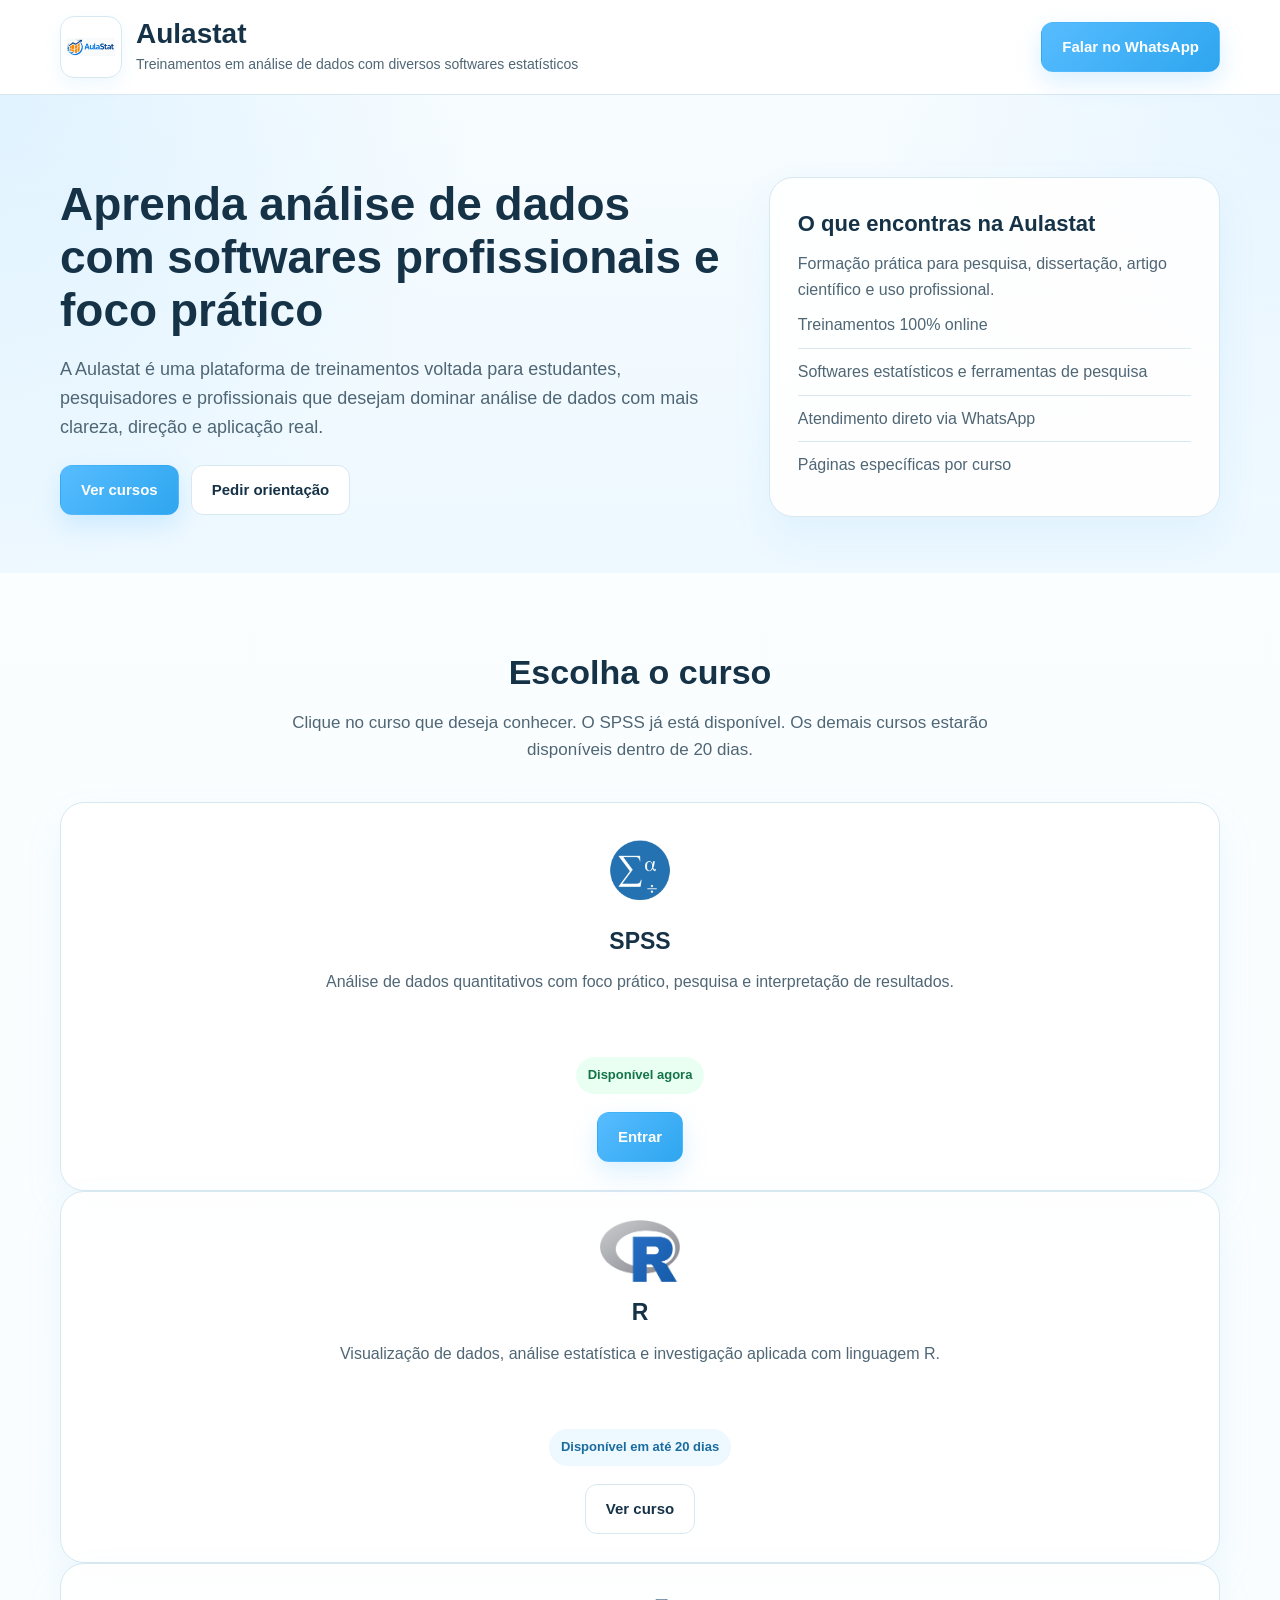
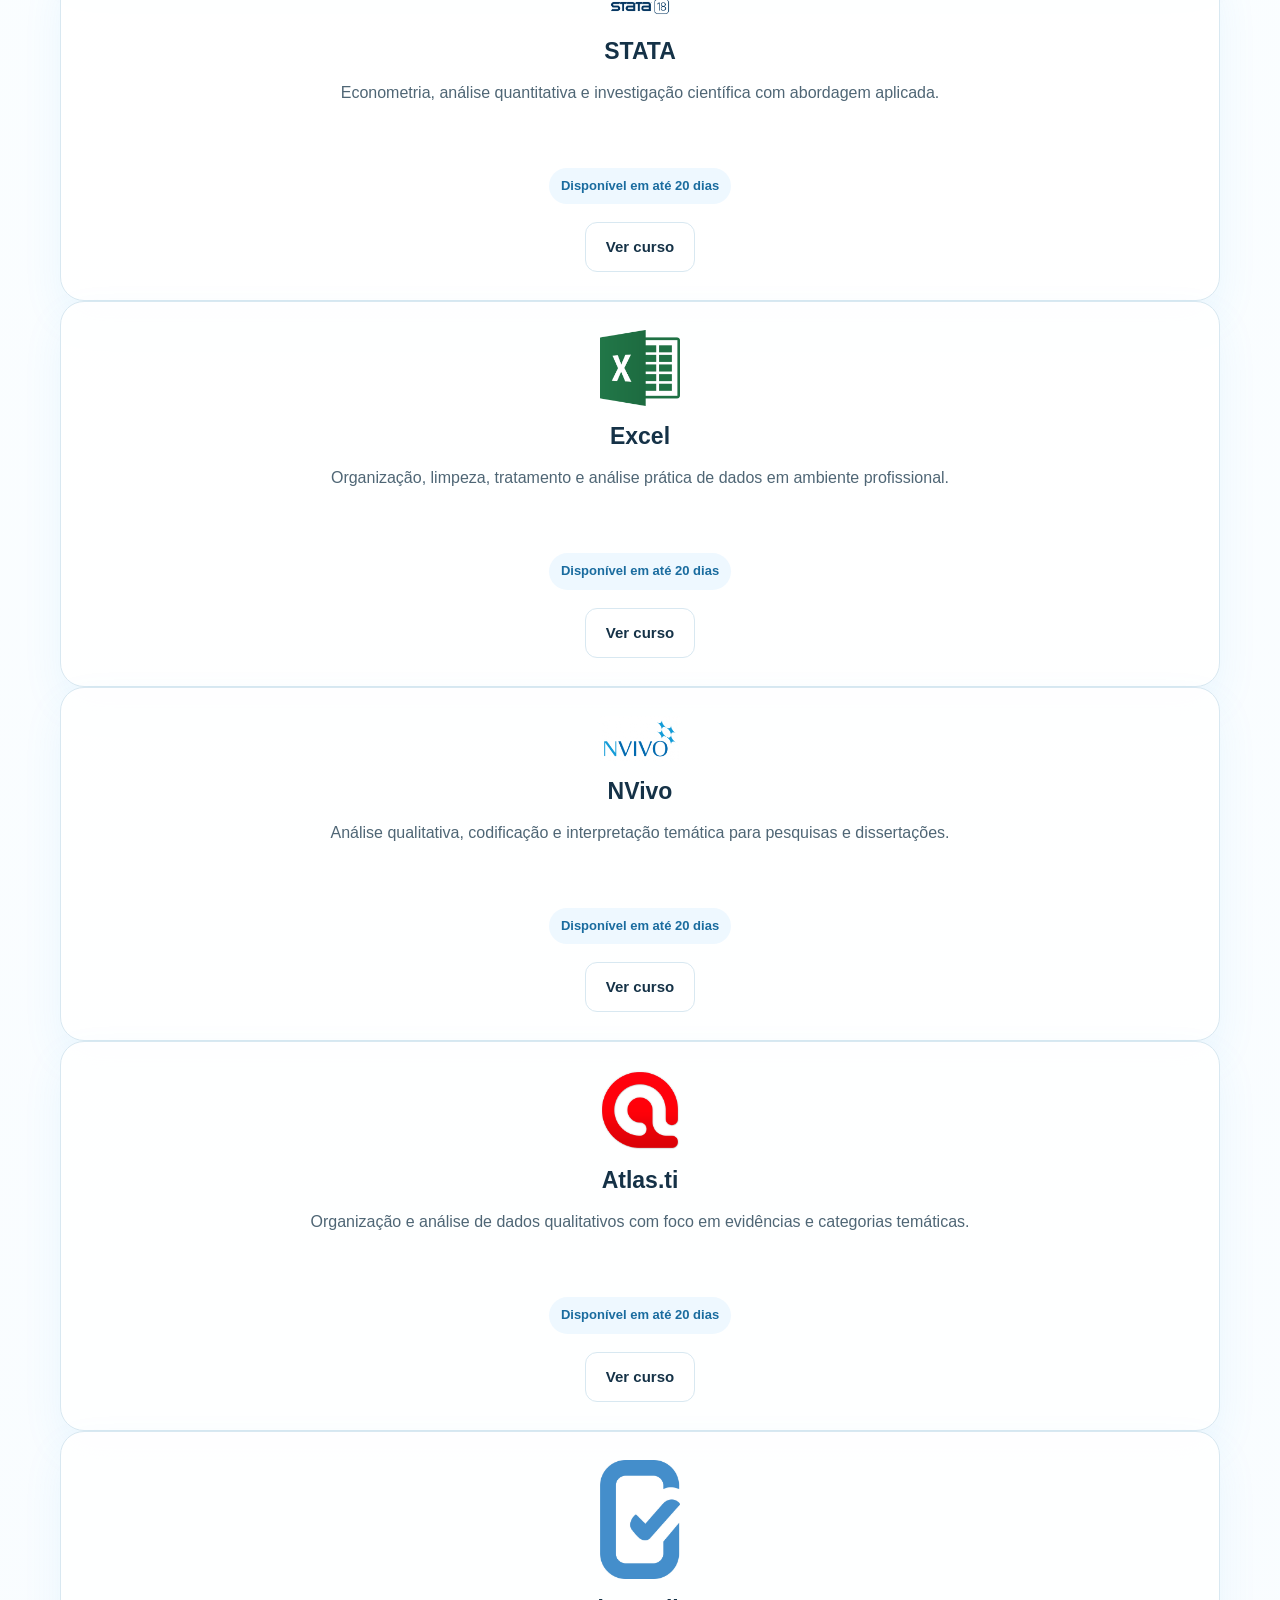
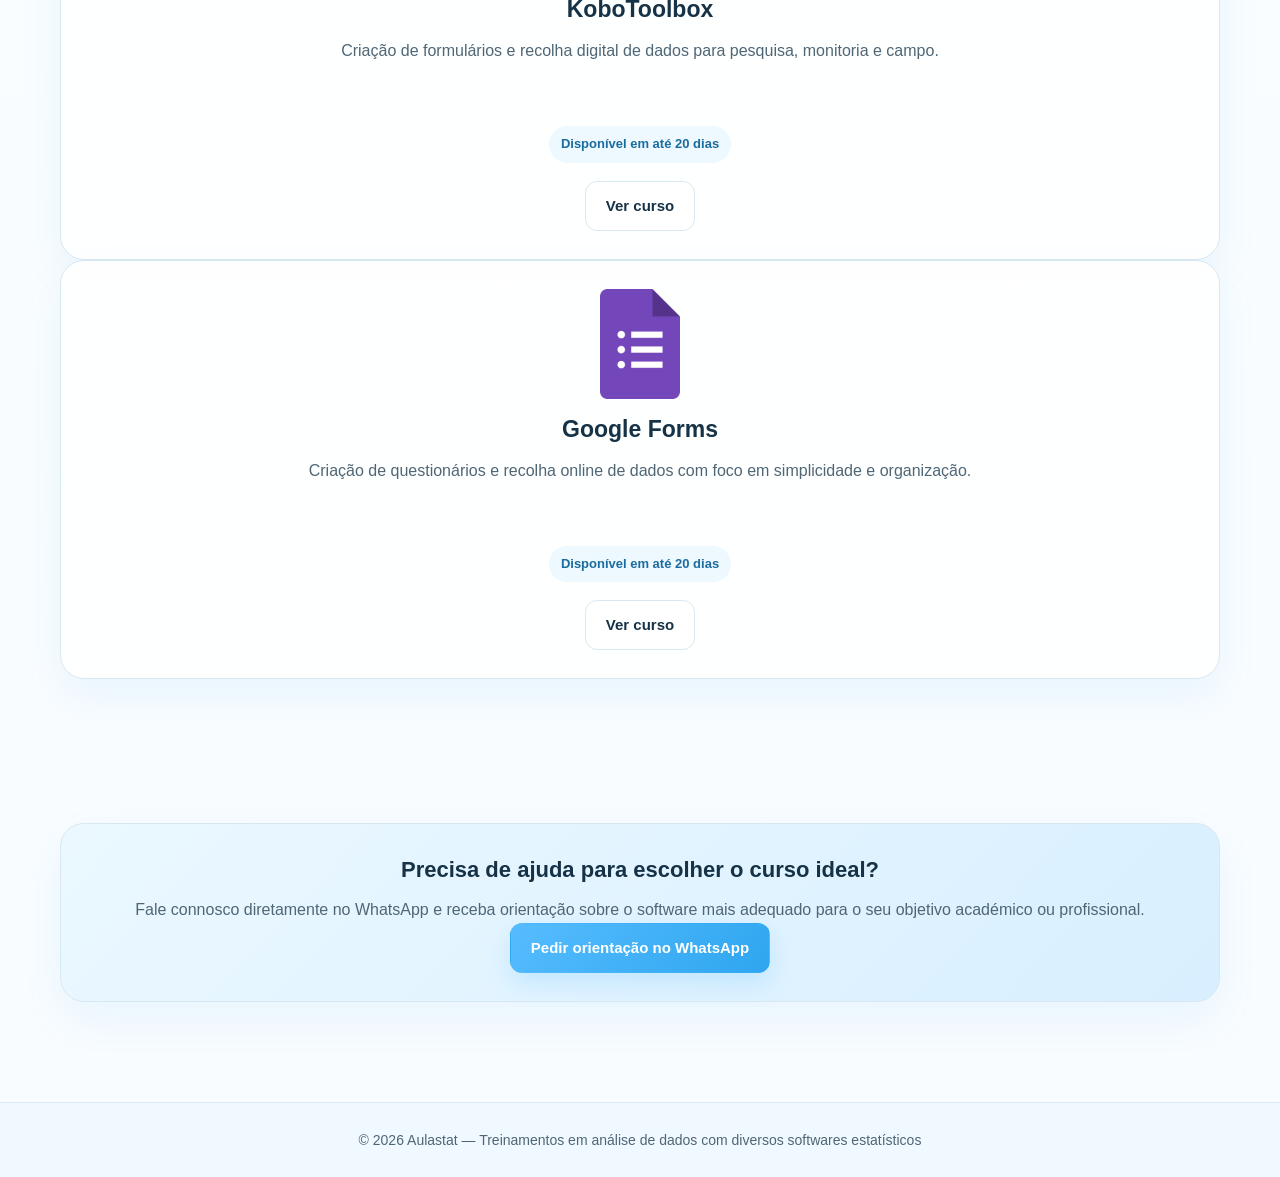
<file: index.html>
<!DOCTYPE html>
<html lang="pt">
<head>
  <meta charset="UTF-8" />
  <meta name="viewport" content="width=device-width, initial-scale=1.0" />
  <title>Aulastat | Treinamentos em Análise de Dados</title>
  <meta name="description" content="Aulastat - Treinamentos em análise de dados com diversos softwares estatísticos." />
  <link rel="stylesheet" href="styles.css" />
</head>
<body>
  <header>
    <div class="container nav">
      <a class="brand" href="/">
        <img src="logo.png" alt="Logotipo Aulastat" class="logo" />
        <div>
          <h1>Aulastat</h1>
          <p>Treinamentos em análise de dados com diversos softwares estatísticos</p>
        </div>
      </a>

      <a class="btn btn-primary" href="https://wa.me/861421450?text=Olá,%20quero%20saber%20mais%20sobre%20os%20treinamentos%20da%20Aulastat." target="_blank" rel="noopener">
        Falar no WhatsApp
      </a>
    </div>
  </header>

  <section class="hero">
    <div class="container hero-wrap">
      <div class="hero-text">
        <h2>Aprenda análise de dados com softwares profissionais e foco prático</h2>
        <p>
          A Aulastat é uma plataforma de treinamentos voltada para estudantes, pesquisadores e profissionais que desejam dominar análise de dados com mais clareza, direção e aplicação real.
        </p>
        <div class="hero-actions">
          <a class="btn btn-primary" href="#cursos">Ver cursos</a>
          <a class="btn btn-secondary" href="https://wa.me/861421450?text=Olá,%20quero%20orientação%20para%20escolher%20um%20curso%20na%20Aulastat." target="_blank" rel="noopener">Pedir orientação</a>
        </div>
      </div>

      <div class="hero-card">
        <h3>O que encontras na Aulastat</h3>
        <p>Formação prática para pesquisa, dissertação, artigo científico e uso profissional.</p>
        <ul class="hero-list">
          <li>Treinamentos 100% online</li>
          <li>Softwares estatísticos e ferramentas de pesquisa</li>
          <li>Atendimento direto via WhatsApp</li>
          <li>Páginas específicas por curso</li>
        </ul>
      </div>
    </div>
  </section>

  <section id="cursos">
    <div class="container">
      <h2 class="section-title">Escolha o curso</h2>
      <p class="section-subtitle">
        Clique no curso que deseja conhecer. O SPSS já está disponível. Os demais cursos estarão disponíveis dentro de 20 dias.
      </p>
        
        <div class="course-card">
  <img src="SPSS-blog.png" alt="Logo do SPSS" style="width: 80px; height: auto; display: block; margin: 0 auto 12px;" />
  <h3>SPSS</h3>
  <p>Análise de dados quantitativos com foco prático, pesquisa e interpretação de resultados.</p>
  <span class="status available">Disponível agora</span><br />
  <a class="btn btn-primary" href="/spss/">Entrar</a>
</div>
        <div class="course-card">
  <img src="Rlogo.png" alt="Logo do R" style="width: 80px; height: auto; display: block; margin: 0 auto 12px;" />
  <h3>R</h3>
  <p>Visualização de dados, análise estatística e investigação aplicada com linguagem R.</p>
  <span class="status soon">Disponível em até 20 dias</span><br />
  <a class="btn btn-secondary" href="/r/">Ver curso</a>
</div>

      <div class="course-card">
  <img src="STATA-logo.png" alt="Logo do STATA" style="width: 80px; height: auto; display: block; margin: 0 auto 12px;" />
  <h3>STATA</h3>
  <p>Econometria, análise quantitativa e investigação científica com abordagem aplicada.</p>
  <span class="status soon">Disponível em até 20 dias</span><br />
  <a class="btn btn-secondary" href="/stata/">Ver curso</a>
</div>

<div class="course-card">
  <img src="Excel-logo.png" alt="Logo do Excel" style="width: 80px; height: auto; display: block; margin: 0 auto 12px;" />
  <h3>Excel</h3>
  <p>Organização, limpeza, tratamento e análise prática de dados em ambiente profissional.</p>
  <span class="status soon">Disponível em até 20 dias</span><br />
  <a class="btn btn-secondary" href="/excel/">Ver curso</a>
</div>

<div class="course-card">
  <img src="NVivo-logo.png" alt="Logo do NVivo" style="width: 80px; height: auto; display: block; margin: 0 auto 12px;" />
  <h3>NVivo</h3>
  <p>Análise qualitativa, codificação e interpretação temática para pesquisas e dissertações.</p>
  <span class="status soon">Disponível em até 20 dias</span><br />
  <a class="btn btn-secondary" href="/nvivo/">Ver curso</a>
</div>

<div class="course-card">
  <img src="Atlas-logo.png" alt="Logo do Atlas.ti" style="width: 80px; height: auto; display: block; margin: 0 auto 12px;" />
  <h3>Atlas.ti</h3>
  <p>Organização e análise de dados qualitativos com foco em evidências e categorias temáticas.</p>
  <span class="status soon">Disponível em até 20 dias</span><br />
  <a class="btn btn-secondary" href="/atlas/">Ver curso</a>
</div>

<div class="course-card">
  <img src="Kobo-logo.png" alt="Logo do KoboToolbox" style="width: 80px; height: auto; display: block; margin: 0 auto 12px;" />
  <h3>KoboToolbox</h3>
  <p>Criação de formulários e recolha digital de dados para pesquisa, monitoria e campo.</p>
  <span class="status soon">Disponível em até 20 dias</span><br />
  <a class="btn btn-secondary" href="/kobo/">Ver curso</a>
</div>

<div class="course-card">
  <img src="GoogleForms-logo.png" alt="Logo do Google Forms" style="width: 80px; height: auto; display: block; margin: 0 auto 12px;" />
  <h3>Google Forms</h3>
  <p>Criação de questionários e recolha online de dados com foco em simplicidade e organização.</p>
  <span class="status soon">Disponível em até 20 dias</span><br />
  <a class="btn btn-secondary" href="/googleforms/">Ver curso</a>
</div>







      
      </div>
    </div>
  </section>

  <section>
    <div class="container">
      <div class="cta-strip">
        <h3>Precisa de ajuda para escolher o curso ideal?</h3>
        <p>
          Fale connosco diretamente no WhatsApp e receba orientação sobre o software mais adequado para o seu objetivo académico ou profissional.
        </p>
        <a class="btn btn-primary" href="https://wa.me/861421450?text=Olá,%20preciso%20de%20ajuda%20para%20escolher%20o%20curso%20mais%20adequado%20na%20Aulastat." target="_blank" rel="noopener">
          Pedir orientação no WhatsApp
        </a>
      </div>
    </div>
  </section>

  <footer>
    © 2026 Aulastat — Treinamentos em análise de dados com diversos softwares estatísticos
  </footer>
</body>
</html>
</file>
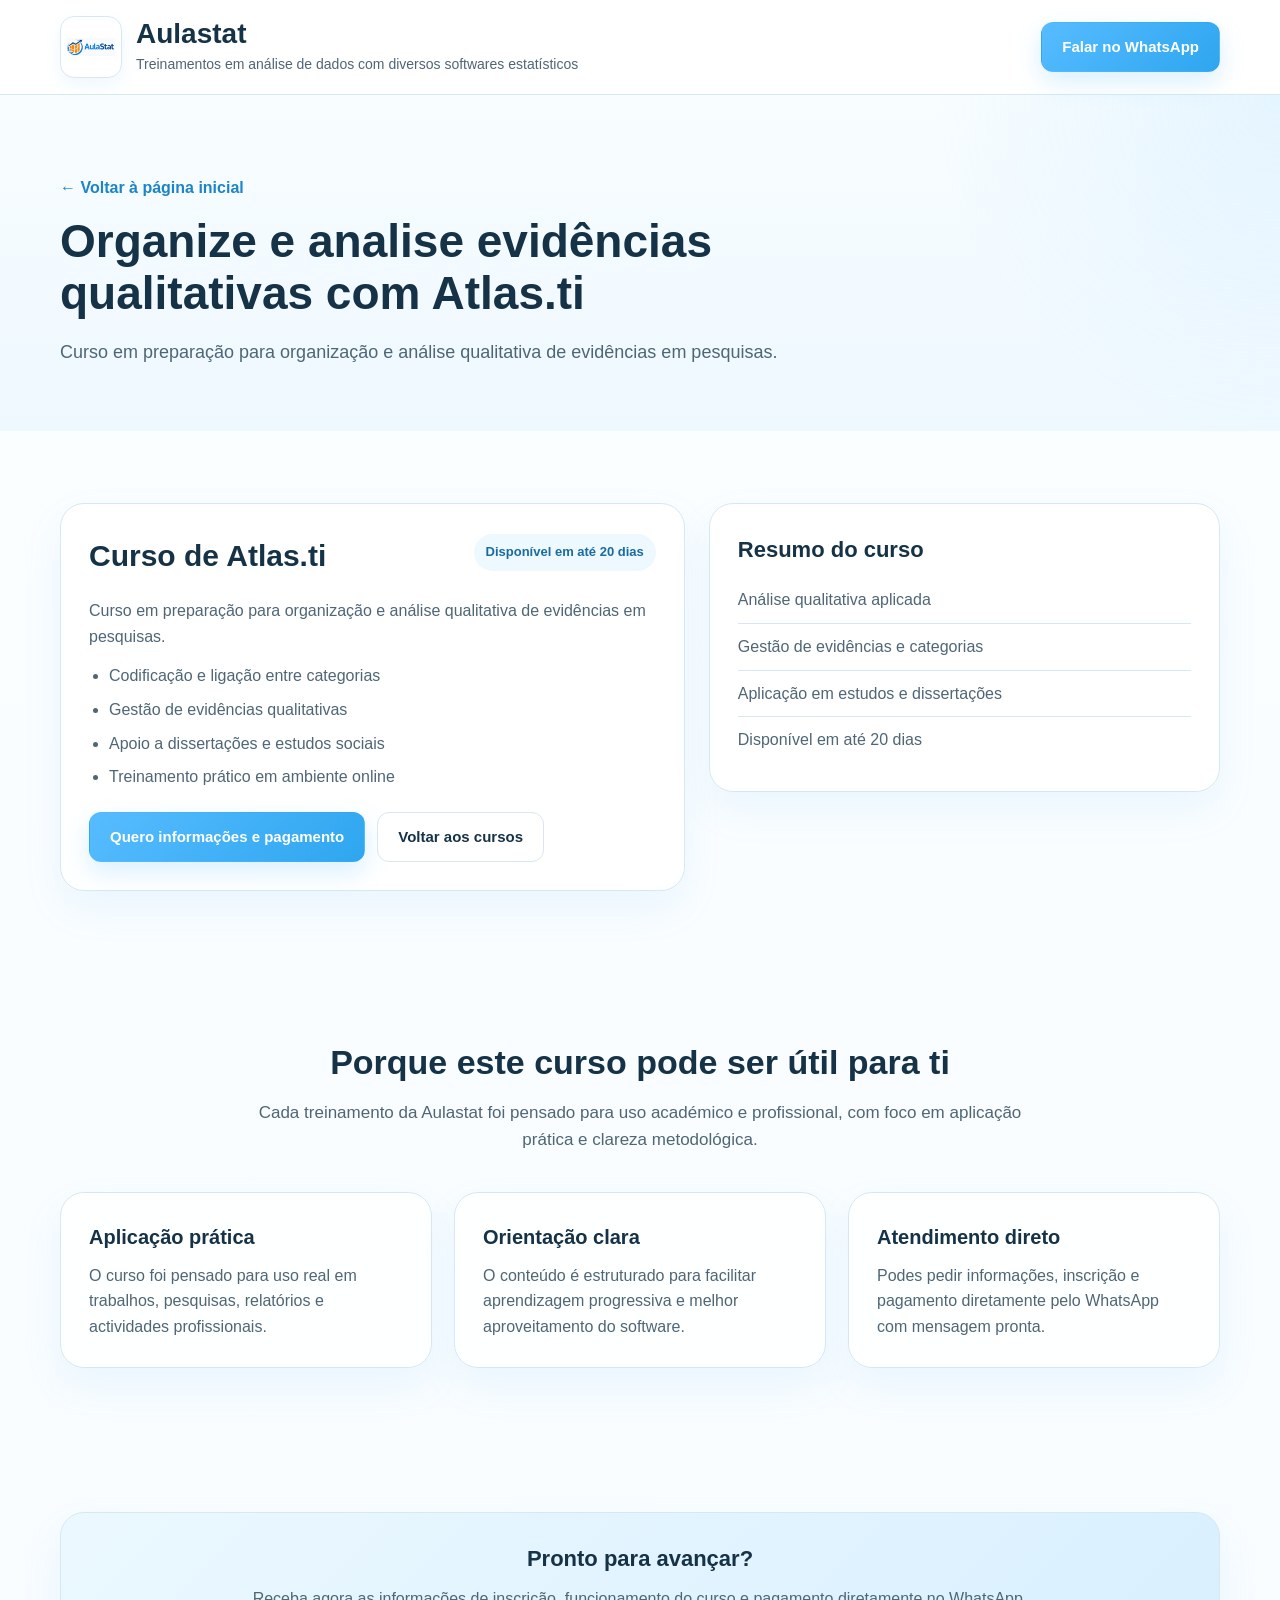
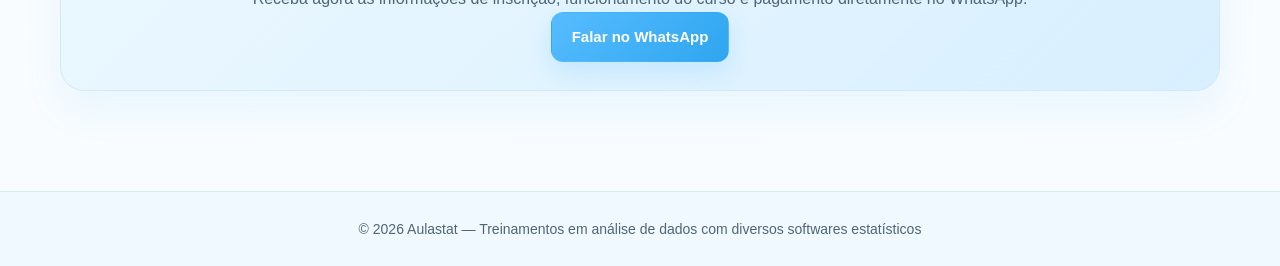
<file: atlas/index.html>
<!DOCTYPE html>
<html lang="pt">
<head>
  <meta charset="UTF-8" />
  <meta name="viewport" content="width=device-width, initial-scale=1.0" />
  <title>Curso de Atlas.ti | Aulastat</title>
  <meta name="description" content="Curso de Atlas.ti - Aulastat." />
  <link rel="stylesheet" href="../styles.css" />
</head>
<body>
  <header>
    <div class="container nav">
      <a class="brand" href="/">
        <img src="../logo.png" alt="Logotipo Aulastat" class="logo" />
        <div>
          <h1>Aulastat</h1>
          <p>Treinamentos em análise de dados com diversos softwares estatísticos</p>
        </div>
      </a>
      <a class="btn btn-primary" href="https://wa.me/861421450?text=Ol%C3%A1%2C%20me%20interessei%20pelo%20curso%20de%20Atlas.ti%20da%20Aulastat%20e%20quero%20receber%20informa%C3%A7%C3%B5es%20para%20inscri%C3%A7%C3%A3o%20e%20pagamento." target="_blank" rel="noopener">Falar no WhatsApp</a>
    </div>
  </header>

  <section class="page-hero">
    <div class="container">
      <a class="page-breadcrumb" href="/">← Voltar à página inicial</a>
      <h2>Organize e analise evidências qualitativas com Atlas.ti</h2>
      <p>Curso em preparação para organização e análise qualitativa de evidências em pesquisas.</p>
    </div>
  </section>

  <section>
    <div class="container content-split">
      <div class="course-detail">
        <div class="detail-top">
          <h3>Curso de Atlas.ti</h3>
          <span class="status soon">Disponível em até 20 dias</span>
        </div>
        <p>Curso em preparação para organização e análise qualitativa de evidências em pesquisas.</p>
        <ul>
          <li>Codificação e ligação entre categorias</li>
          <li>Gestão de evidências qualitativas</li>
          <li>Apoio a dissertações e estudos sociais</li>
          <li>Treinamento prático em ambiente online</li>
        </ul>
        <div class="actions">
          <a class="btn btn-primary" href="https://wa.me/861421450?text=Ol%C3%A1%2C%20me%20interessei%20pelo%20curso%20de%20Atlas.ti%20da%20Aulastat%20e%20quero%20receber%20informa%C3%A7%C3%B5es%20para%20inscri%C3%A7%C3%A3o%20e%20pagamento." target="_blank" rel="noopener">Quero informações e pagamento</a>
          <a class="btn btn-secondary" href="/">Voltar aos cursos</a>
        </div>
      </div>

      <div class="info-card">
        <h3>Resumo do curso</h3>
        <ul class="feature-list">
          <li>Análise qualitativa aplicada</li>
          <li>Gestão de evidências e categorias</li>
          <li>Aplicação em estudos e dissertações</li>
          <li>Disponível em até 20 dias</li>
        </ul>
      </div>
    </div>
  </section>

  <section>
    <div class="container">
      <h2 class="section-title">Porque este curso pode ser útil para ti</h2>
      <p class="section-subtitle">Cada treinamento da Aulastat foi pensado para uso académico e profissional, com foco em aplicação prática e clareza metodológica.</p>
      <div class="feature-grid">
        <div class="feature-card">
          <h4>Aplicação prática</h4>
          <p>O curso foi pensado para uso real em trabalhos, pesquisas, relatórios e actividades profissionais.</p>
        </div>
        <div class="feature-card">
          <h4>Orientação clara</h4>
          <p>O conteúdo é estruturado para facilitar aprendizagem progressiva e melhor aproveitamento do software.</p>
        </div>
        <div class="feature-card">
          <h4>Atendimento direto</h4>
          <p>Podes pedir informações, inscrição e pagamento diretamente pelo WhatsApp com mensagem pronta.</p>
        </div>
      </div>
    </div>
  </section>

  <section>
    <div class="container">
      <div class="cta-strip">
        <h3>Pronto para avançar?</h3>
        <p>Receba agora as informações de inscrição, funcionamento do curso e pagamento diretamente no WhatsApp.</p>
        <a class="btn btn-primary" href="https://wa.me/861421450?text=Ol%C3%A1%2C%20me%20interessei%20pelo%20curso%20de%20Atlas.ti%20da%20Aulastat%20e%20quero%20receber%20informa%C3%A7%C3%B5es%20para%20inscri%C3%A7%C3%A3o%20e%20pagamento." target="_blank" rel="noopener">Falar no WhatsApp</a>
      </div>
    </div>
  </section>

  <footer>
    © 2026 Aulastat — Treinamentos em análise de dados com diversos softwares estatísticos
  </footer>
</body>
</html>
</file>
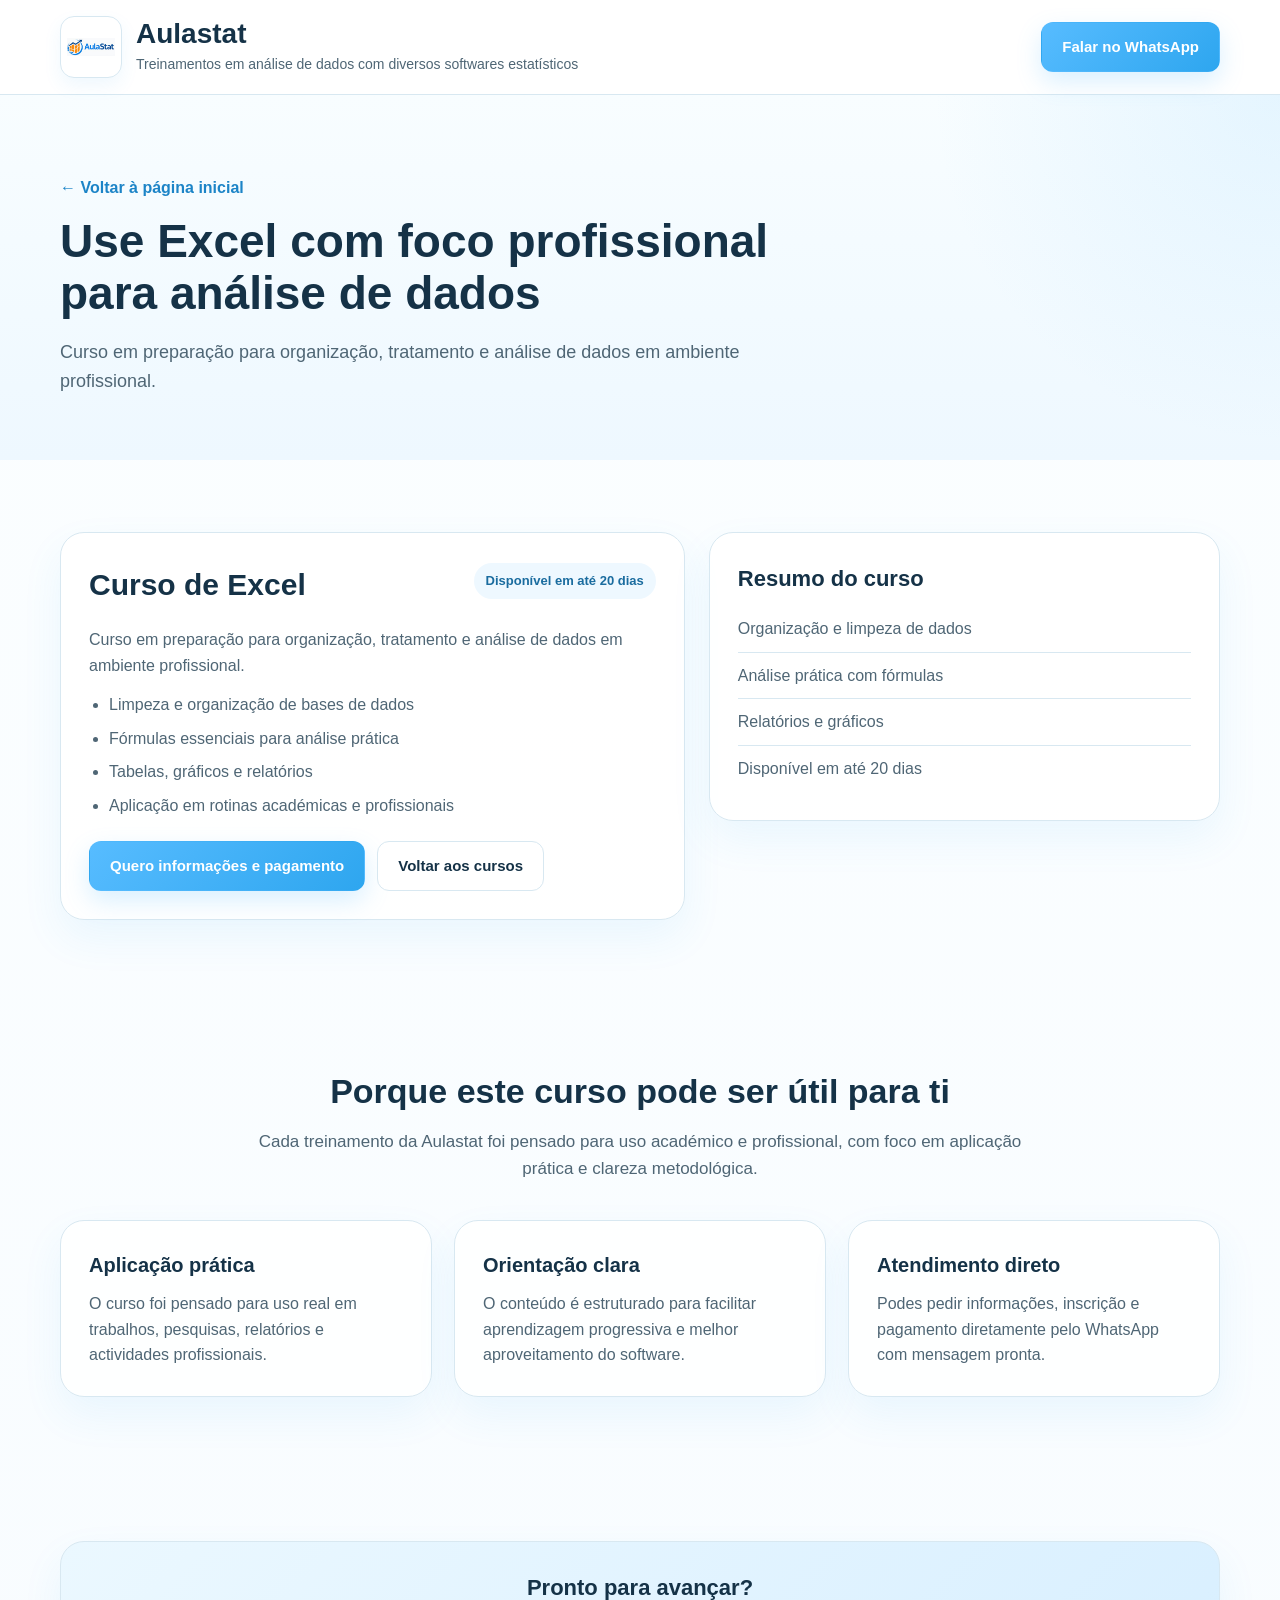
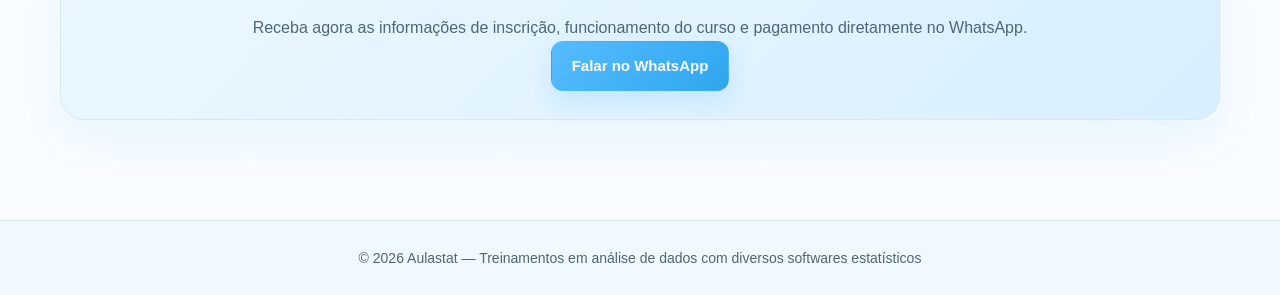
<file: excel/index.html>
<!DOCTYPE html>
<html lang="pt">
<head>
  <meta charset="UTF-8" />
  <meta name="viewport" content="width=device-width, initial-scale=1.0" />
  <title>Curso de Excel | Aulastat</title>
  <meta name="description" content="Curso de Excel - Aulastat." />
  <link rel="stylesheet" href="../styles.css" />
</head>
<body>
  <header>
    <div class="container nav">
      <a class="brand" href="/">
        <img src="../logo.png" alt="Logotipo Aulastat" class="logo" />
        <div>
          <h1>Aulastat</h1>
          <p>Treinamentos em análise de dados com diversos softwares estatísticos</p>
        </div>
      </a>
      <a class="btn btn-primary" href="https://wa.me/861421450?text=Ol%C3%A1%2C%20me%20interessei%20pelo%20curso%20de%20Excel%20da%20Aulastat%20e%20quero%20receber%20informa%C3%A7%C3%B5es%20para%20inscri%C3%A7%C3%A3o%20e%20pagamento." target="_blank" rel="noopener">Falar no WhatsApp</a>
    </div>
  </header>

  <section class="page-hero">
    <div class="container">
      <a class="page-breadcrumb" href="/">← Voltar à página inicial</a>
      <h2>Use Excel com foco profissional para análise de dados</h2>
      <p>Curso em preparação para organização, tratamento e análise de dados em ambiente profissional.</p>
    </div>
  </section>

  <section>
    <div class="container content-split">
      <div class="course-detail">
        <div class="detail-top">
          <h3>Curso de Excel</h3>
          <span class="status soon">Disponível em até 20 dias</span>
        </div>
        <p>Curso em preparação para organização, tratamento e análise de dados em ambiente profissional.</p>
        <ul>
          <li>Limpeza e organização de bases de dados</li>
          <li>Fórmulas essenciais para análise prática</li>
          <li>Tabelas, gráficos e relatórios</li>
          <li>Aplicação em rotinas académicas e profissionais</li>
        </ul>
        <div class="actions">
          <a class="btn btn-primary" href="https://wa.me/861421450?text=Ol%C3%A1%2C%20me%20interessei%20pelo%20curso%20de%20Excel%20da%20Aulastat%20e%20quero%20receber%20informa%C3%A7%C3%B5es%20para%20inscri%C3%A7%C3%A3o%20e%20pagamento." target="_blank" rel="noopener">Quero informações e pagamento</a>
          <a class="btn btn-secondary" href="/">Voltar aos cursos</a>
        </div>
      </div>

      <div class="info-card">
        <h3>Resumo do curso</h3>
        <ul class="feature-list">
          <li>Organização e limpeza de dados</li>
          <li>Análise prática com fórmulas</li>
          <li>Relatórios e gráficos</li>
          <li>Disponível em até 20 dias</li>
        </ul>
      </div>
    </div>
  </section>

  <section>
    <div class="container">
      <h2 class="section-title">Porque este curso pode ser útil para ti</h2>
      <p class="section-subtitle">Cada treinamento da Aulastat foi pensado para uso académico e profissional, com foco em aplicação prática e clareza metodológica.</p>
      <div class="feature-grid">
        <div class="feature-card">
          <h4>Aplicação prática</h4>
          <p>O curso foi pensado para uso real em trabalhos, pesquisas, relatórios e actividades profissionais.</p>
        </div>
        <div class="feature-card">
          <h4>Orientação clara</h4>
          <p>O conteúdo é estruturado para facilitar aprendizagem progressiva e melhor aproveitamento do software.</p>
        </div>
        <div class="feature-card">
          <h4>Atendimento direto</h4>
          <p>Podes pedir informações, inscrição e pagamento diretamente pelo WhatsApp com mensagem pronta.</p>
        </div>
      </div>
    </div>
  </section>

  <section>
    <div class="container">
      <div class="cta-strip">
        <h3>Pronto para avançar?</h3>
        <p>Receba agora as informações de inscrição, funcionamento do curso e pagamento diretamente no WhatsApp.</p>
        <a class="btn btn-primary" href="https://wa.me/861421450?text=Ol%C3%A1%2C%20me%20interessei%20pelo%20curso%20de%20Excel%20da%20Aulastat%20e%20quero%20receber%20informa%C3%A7%C3%B5es%20para%20inscri%C3%A7%C3%A3o%20e%20pagamento." target="_blank" rel="noopener">Falar no WhatsApp</a>
      </div>
    </div>
  </section>

  <footer>
    © 2026 Aulastat — Treinamentos em análise de dados com diversos softwares estatísticos
  </footer>
</body>
</html>
</file>
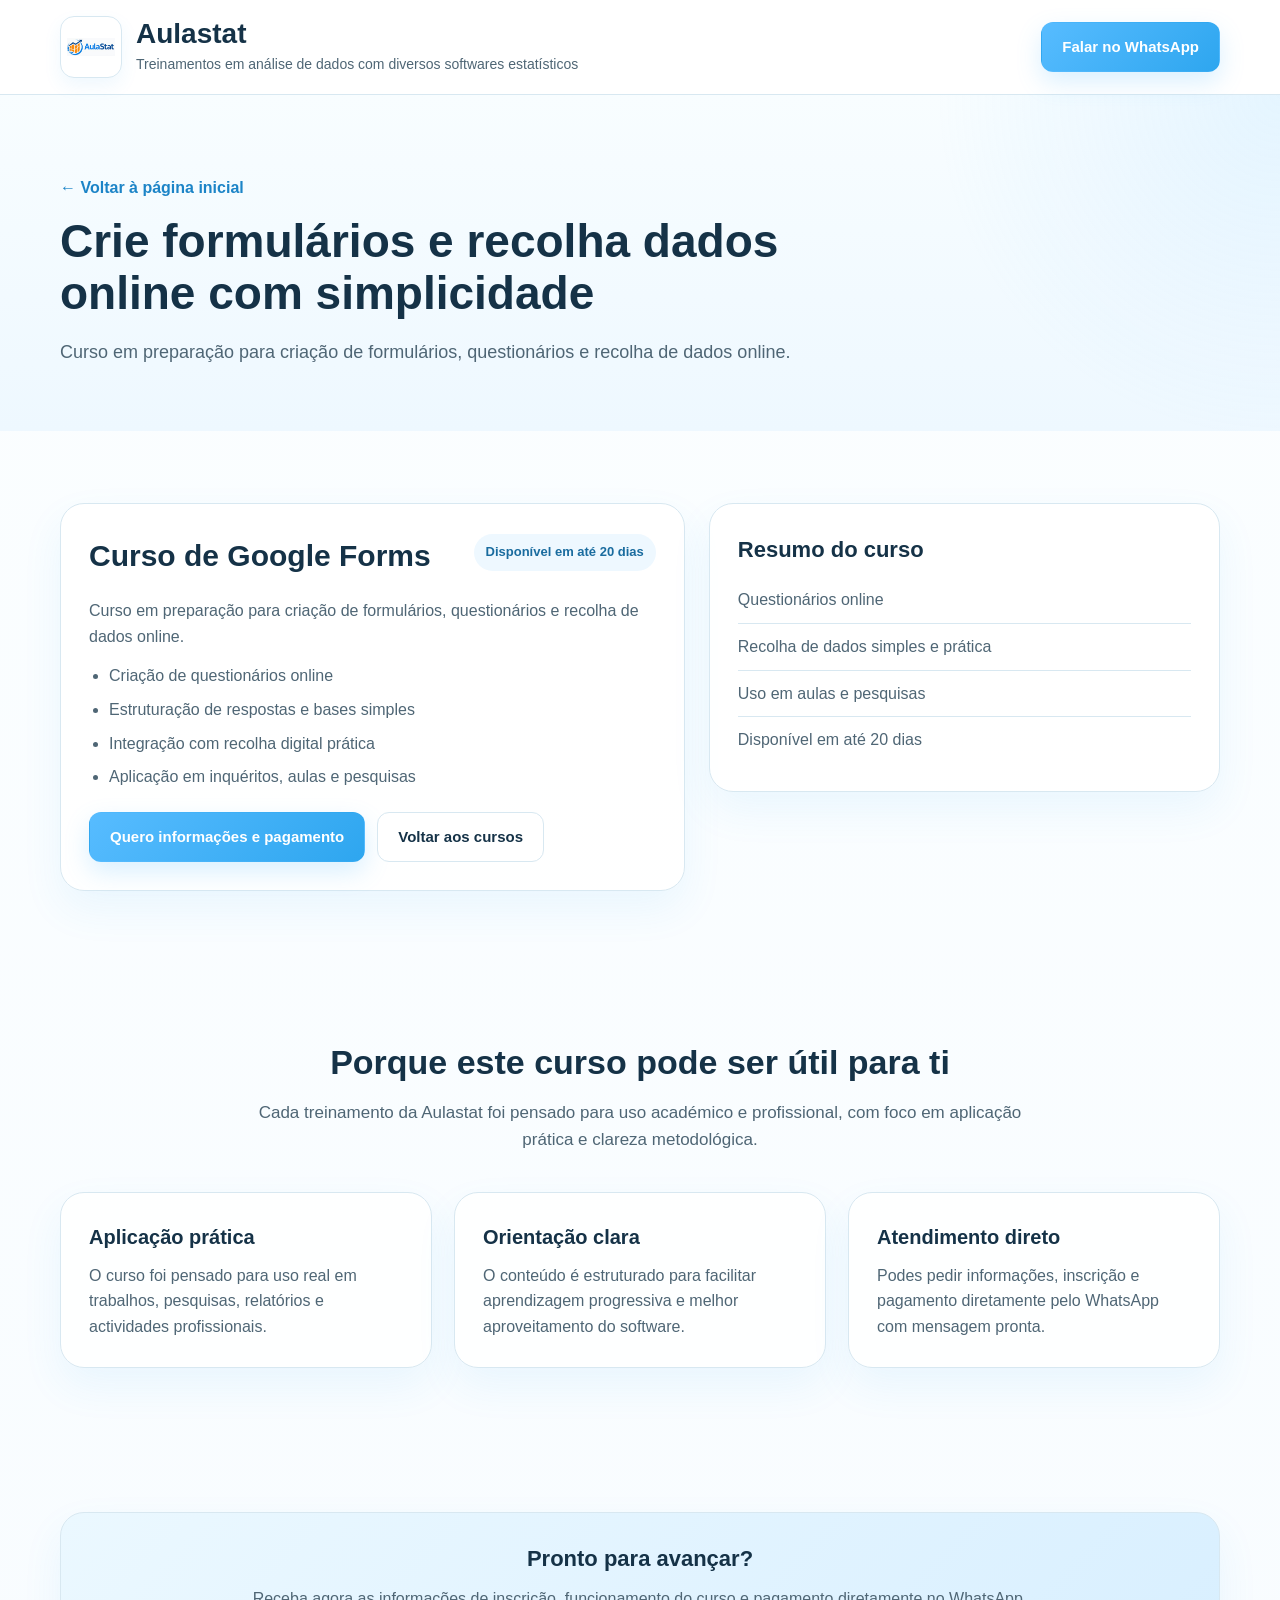
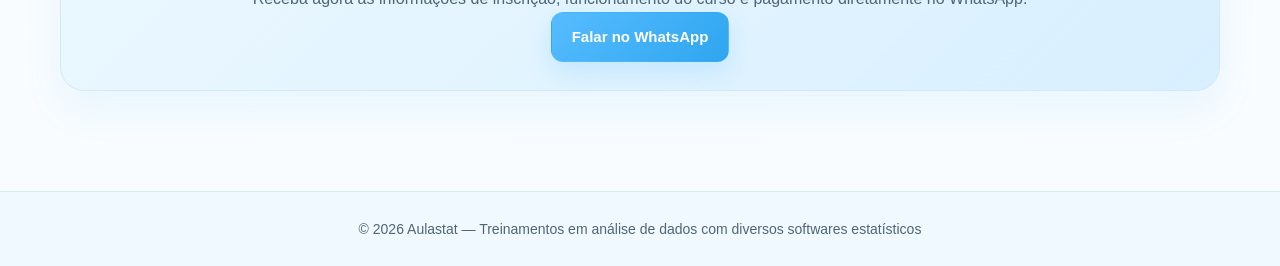
<file: googleforms/index.html>
<!DOCTYPE html>
<html lang="pt">
<head>
  <meta charset="UTF-8" />
  <meta name="viewport" content="width=device-width, initial-scale=1.0" />
  <title>Curso de Google Forms | Aulastat</title>
  <meta name="description" content="Curso de Google Forms - Aulastat." />
  <link rel="stylesheet" href="../styles.css" />
</head>
<body>
  <header>
    <div class="container nav">
      <a class="brand" href="/">
        <img src="../logo.png" alt="Logotipo Aulastat" class="logo" />
        <div>
          <h1>Aulastat</h1>
          <p>Treinamentos em análise de dados com diversos softwares estatísticos</p>
        </div>
      </a>
      <a class="btn btn-primary" href="https://wa.me/861421450?text=Ol%C3%A1%2C%20me%20interessei%20pelo%20curso%20de%20Google%20Forms%20da%20Aulastat%20e%20quero%20receber%20informa%C3%A7%C3%B5es%20para%20inscri%C3%A7%C3%A3o%20e%20pagamento." target="_blank" rel="noopener">Falar no WhatsApp</a>
    </div>
  </header>

  <section class="page-hero">
    <div class="container">
      <a class="page-breadcrumb" href="/">← Voltar à página inicial</a>
      <h2>Crie formulários e recolha dados online com simplicidade</h2>
      <p>Curso em preparação para criação de formulários, questionários e recolha de dados online.</p>
    </div>
  </section>

  <section>
    <div class="container content-split">
      <div class="course-detail">
        <div class="detail-top">
          <h3>Curso de Google Forms</h3>
          <span class="status soon">Disponível em até 20 dias</span>
        </div>
        <p>Curso em preparação para criação de formulários, questionários e recolha de dados online.</p>
        <ul>
          <li>Criação de questionários online</li>
          <li>Estruturação de respostas e bases simples</li>
          <li>Integração com recolha digital prática</li>
          <li>Aplicação em inquéritos, aulas e pesquisas</li>
        </ul>
        <div class="actions">
          <a class="btn btn-primary" href="https://wa.me/861421450?text=Ol%C3%A1%2C%20me%20interessei%20pelo%20curso%20de%20Google%20Forms%20da%20Aulastat%20e%20quero%20receber%20informa%C3%A7%C3%B5es%20para%20inscri%C3%A7%C3%A3o%20e%20pagamento." target="_blank" rel="noopener">Quero informações e pagamento</a>
          <a class="btn btn-secondary" href="/">Voltar aos cursos</a>
        </div>
      </div>

      <div class="info-card">
        <h3>Resumo do curso</h3>
        <ul class="feature-list">
          <li>Questionários online</li>
          <li>Recolha de dados simples e prática</li>
          <li>Uso em aulas e pesquisas</li>
          <li>Disponível em até 20 dias</li>
        </ul>
      </div>
    </div>
  </section>

  <section>
    <div class="container">
      <h2 class="section-title">Porque este curso pode ser útil para ti</h2>
      <p class="section-subtitle">Cada treinamento da Aulastat foi pensado para uso académico e profissional, com foco em aplicação prática e clareza metodológica.</p>
      <div class="feature-grid">
        <div class="feature-card">
          <h4>Aplicação prática</h4>
          <p>O curso foi pensado para uso real em trabalhos, pesquisas, relatórios e actividades profissionais.</p>
        </div>
        <div class="feature-card">
          <h4>Orientação clara</h4>
          <p>O conteúdo é estruturado para facilitar aprendizagem progressiva e melhor aproveitamento do software.</p>
        </div>
        <div class="feature-card">
          <h4>Atendimento direto</h4>
          <p>Podes pedir informações, inscrição e pagamento diretamente pelo WhatsApp com mensagem pronta.</p>
        </div>
      </div>
    </div>
  </section>

  <section>
    <div class="container">
      <div class="cta-strip">
        <h3>Pronto para avançar?</h3>
        <p>Receba agora as informações de inscrição, funcionamento do curso e pagamento diretamente no WhatsApp.</p>
        <a class="btn btn-primary" href="https://wa.me/861421450?text=Ol%C3%A1%2C%20me%20interessei%20pelo%20curso%20de%20Google%20Forms%20da%20Aulastat%20e%20quero%20receber%20informa%C3%A7%C3%B5es%20para%20inscri%C3%A7%C3%A3o%20e%20pagamento." target="_blank" rel="noopener">Falar no WhatsApp</a>
      </div>
    </div>
  </section>

  <footer>
    © 2026 Aulastat — Treinamentos em análise de dados com diversos softwares estatísticos
  </footer>
</body>
</html>
</file>
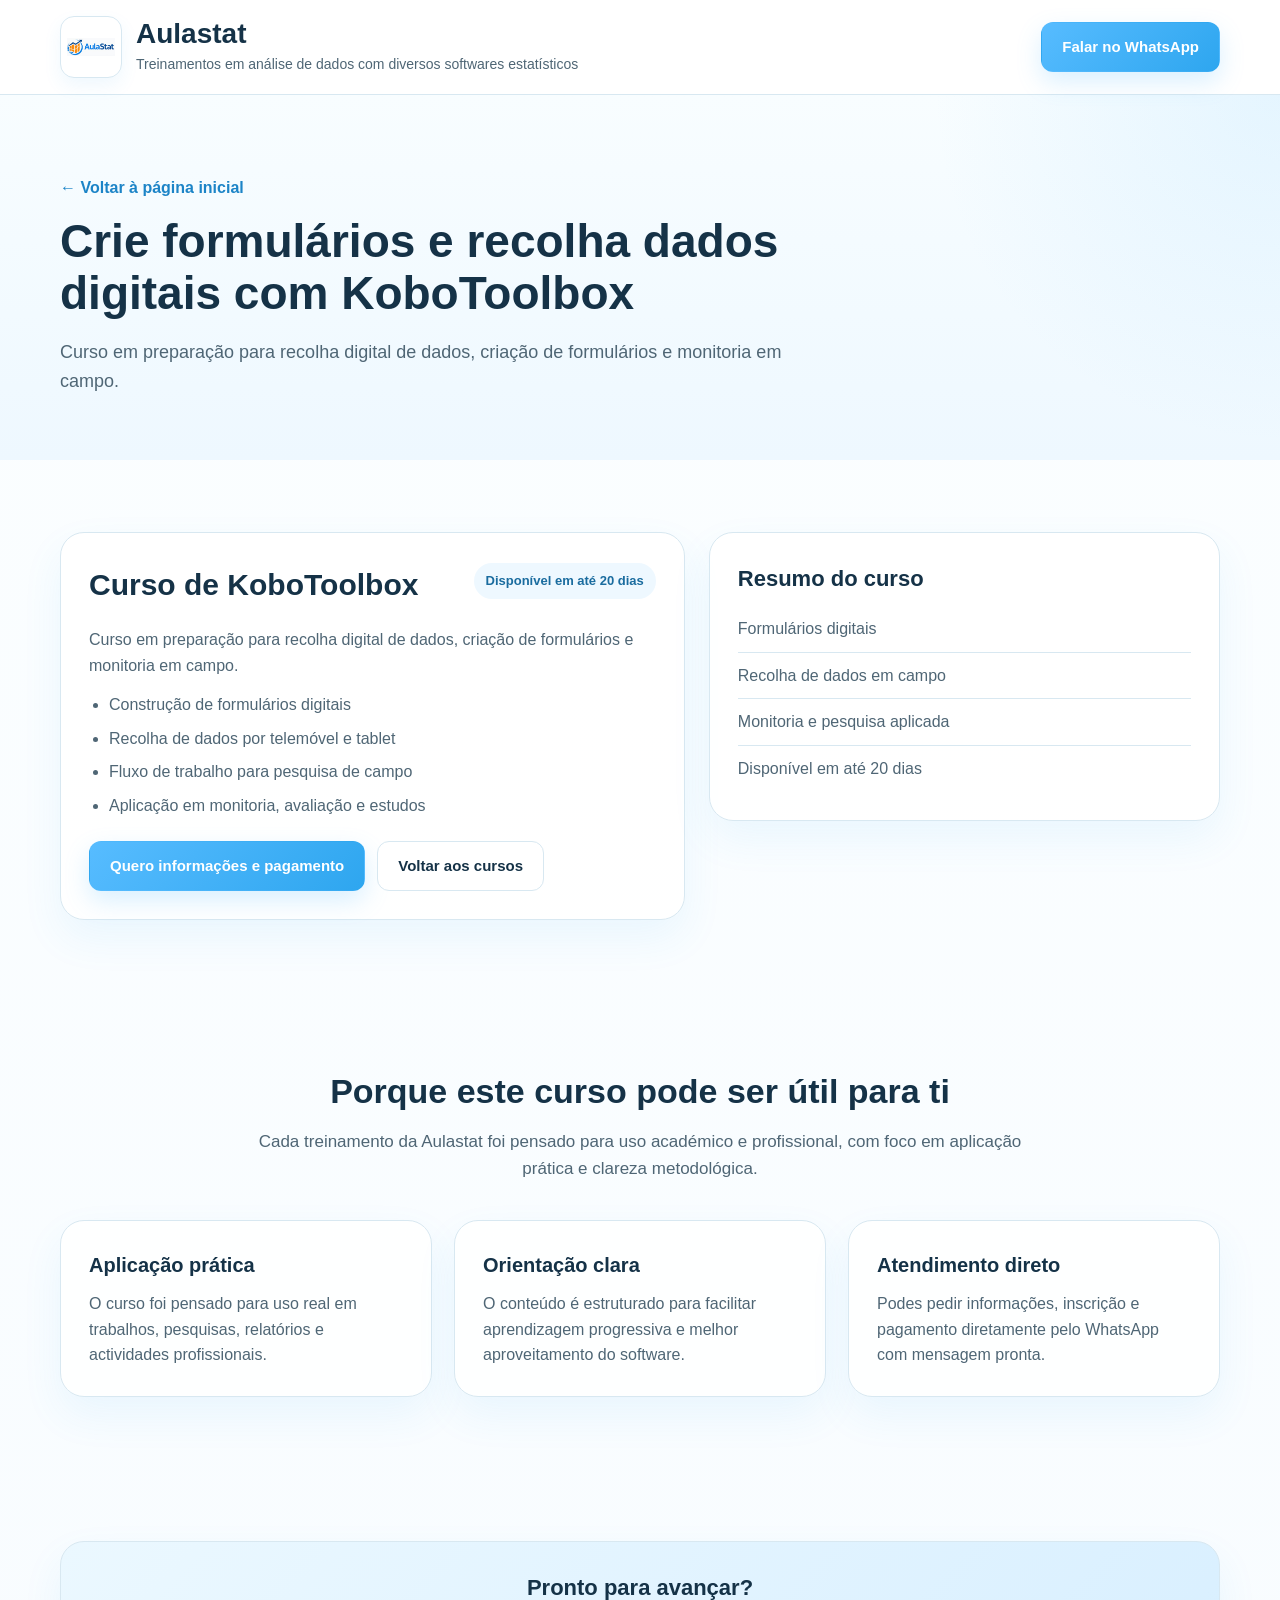
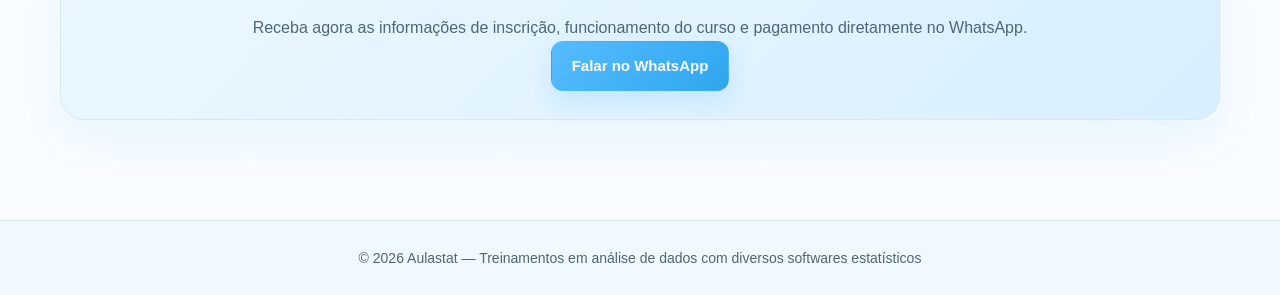
<file: kobo/index.html>
<!DOCTYPE html>
<html lang="pt">
<head>
  <meta charset="UTF-8" />
  <meta name="viewport" content="width=device-width, initial-scale=1.0" />
  <title>Curso de KoboToolbox | Aulastat</title>
  <meta name="description" content="Curso de KoboToolbox - Aulastat." />
  <link rel="stylesheet" href="../styles.css" />
</head>
<body>
  <header>
    <div class="container nav">
      <a class="brand" href="/">
        <img src="../logo.png" alt="Logotipo Aulastat" class="logo" />
        <div>
          <h1>Aulastat</h1>
          <p>Treinamentos em análise de dados com diversos softwares estatísticos</p>
        </div>
      </a>
      <a class="btn btn-primary" href="https://wa.me/861421450?text=Ol%C3%A1%2C%20me%20interessei%20pelo%20curso%20de%20KoboToolbox%20da%20Aulastat%20e%20quero%20receber%20informa%C3%A7%C3%B5es%20para%20inscri%C3%A7%C3%A3o%20e%20pagamento." target="_blank" rel="noopener">Falar no WhatsApp</a>
    </div>
  </header>

  <section class="page-hero">
    <div class="container">
      <a class="page-breadcrumb" href="/">← Voltar à página inicial</a>
      <h2>Crie formulários e recolha dados digitais com KoboToolbox</h2>
      <p>Curso em preparação para recolha digital de dados, criação de formulários e monitoria em campo.</p>
    </div>
  </section>

  <section>
    <div class="container content-split">
      <div class="course-detail">
        <div class="detail-top">
          <h3>Curso de KoboToolbox</h3>
          <span class="status soon">Disponível em até 20 dias</span>
        </div>
        <p>Curso em preparação para recolha digital de dados, criação de formulários e monitoria em campo.</p>
        <ul>
          <li>Construção de formulários digitais</li>
          <li>Recolha de dados por telemóvel e tablet</li>
          <li>Fluxo de trabalho para pesquisa de campo</li>
          <li>Aplicação em monitoria, avaliação e estudos</li>
        </ul>
        <div class="actions">
          <a class="btn btn-primary" href="https://wa.me/861421450?text=Ol%C3%A1%2C%20me%20interessei%20pelo%20curso%20de%20KoboToolbox%20da%20Aulastat%20e%20quero%20receber%20informa%C3%A7%C3%B5es%20para%20inscri%C3%A7%C3%A3o%20e%20pagamento." target="_blank" rel="noopener">Quero informações e pagamento</a>
          <a class="btn btn-secondary" href="/">Voltar aos cursos</a>
        </div>
      </div>

      <div class="info-card">
        <h3>Resumo do curso</h3>
        <ul class="feature-list">
          <li>Formulários digitais</li>
          <li>Recolha de dados em campo</li>
          <li>Monitoria e pesquisa aplicada</li>
          <li>Disponível em até 20 dias</li>
        </ul>
      </div>
    </div>
  </section>

  <section>
    <div class="container">
      <h2 class="section-title">Porque este curso pode ser útil para ti</h2>
      <p class="section-subtitle">Cada treinamento da Aulastat foi pensado para uso académico e profissional, com foco em aplicação prática e clareza metodológica.</p>
      <div class="feature-grid">
        <div class="feature-card">
          <h4>Aplicação prática</h4>
          <p>O curso foi pensado para uso real em trabalhos, pesquisas, relatórios e actividades profissionais.</p>
        </div>
        <div class="feature-card">
          <h4>Orientação clara</h4>
          <p>O conteúdo é estruturado para facilitar aprendizagem progressiva e melhor aproveitamento do software.</p>
        </div>
        <div class="feature-card">
          <h4>Atendimento direto</h4>
          <p>Podes pedir informações, inscrição e pagamento diretamente pelo WhatsApp com mensagem pronta.</p>
        </div>
      </div>
    </div>
  </section>

  <section>
    <div class="container">
      <div class="cta-strip">
        <h3>Pronto para avançar?</h3>
        <p>Receba agora as informações de inscrição, funcionamento do curso e pagamento diretamente no WhatsApp.</p>
        <a class="btn btn-primary" href="https://wa.me/861421450?text=Ol%C3%A1%2C%20me%20interessei%20pelo%20curso%20de%20KoboToolbox%20da%20Aulastat%20e%20quero%20receber%20informa%C3%A7%C3%B5es%20para%20inscri%C3%A7%C3%A3o%20e%20pagamento." target="_blank" rel="noopener">Falar no WhatsApp</a>
      </div>
    </div>
  </section>

  <footer>
    © 2026 Aulastat — Treinamentos em análise de dados com diversos softwares estatísticos
  </footer>
</body>
</html>
</file>
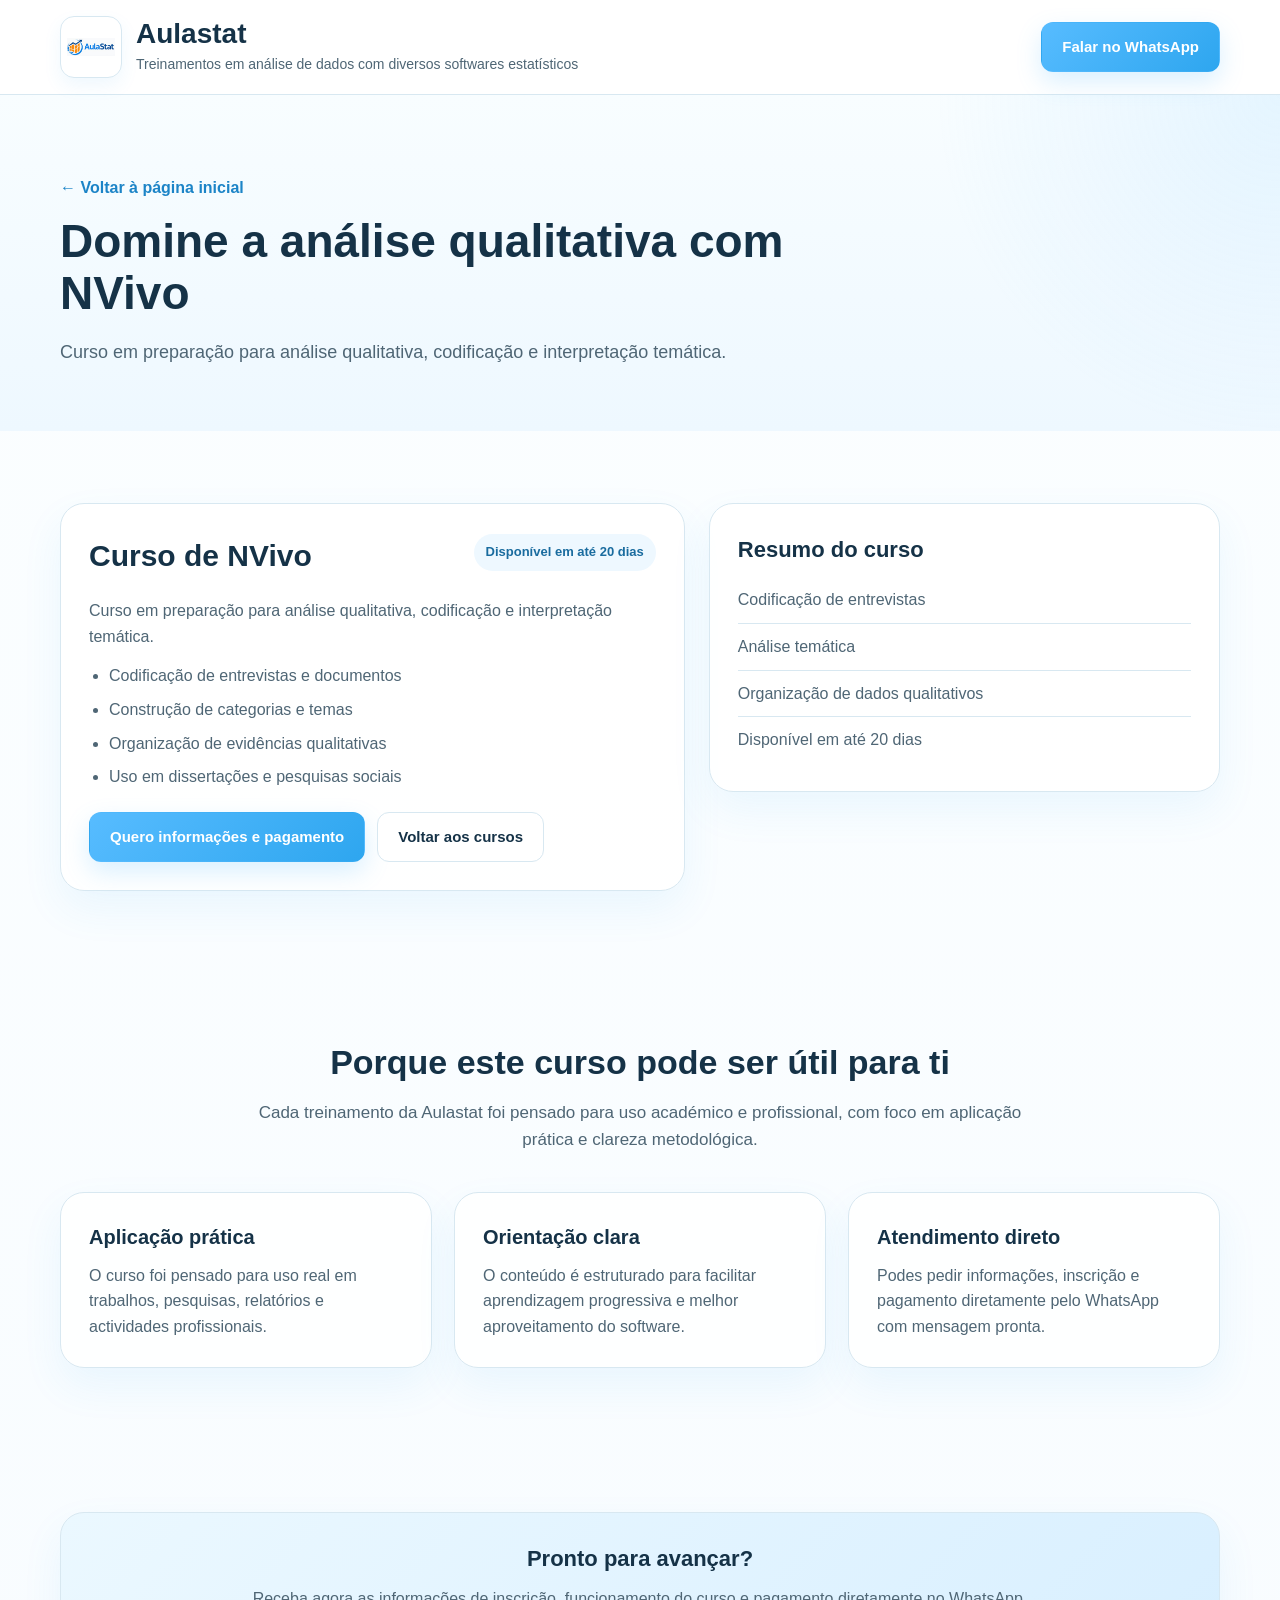
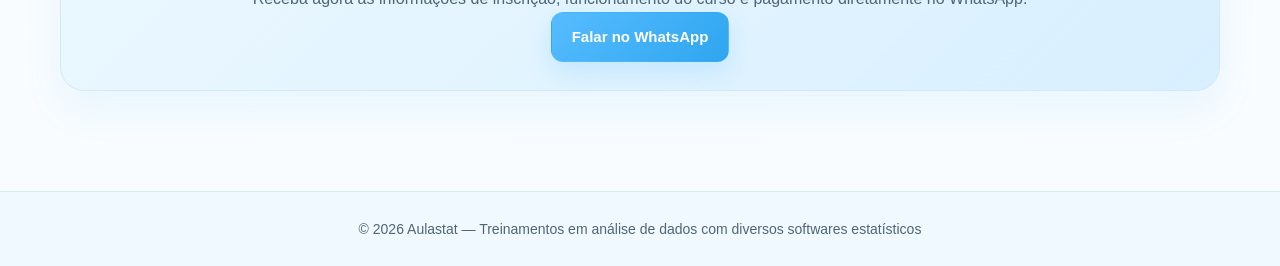
<file: nvivo/index.html>
<!DOCTYPE html>
<html lang="pt">
<head>
  <meta charset="UTF-8" />
  <meta name="viewport" content="width=device-width, initial-scale=1.0" />
  <title>Curso de NVivo | Aulastat</title>
  <meta name="description" content="Curso de NVivo - Aulastat." />
  <link rel="stylesheet" href="../styles.css" />
</head>
<body>
  <header>
    <div class="container nav">
      <a class="brand" href="/">
        <img src="../logo.png" alt="Logotipo Aulastat" class="logo" />
        <div>
          <h1>Aulastat</h1>
          <p>Treinamentos em análise de dados com diversos softwares estatísticos</p>
        </div>
      </a>
      <a class="btn btn-primary" href="https://wa.me/861421450?text=Ol%C3%A1%2C%20me%20interessei%20pelo%20curso%20de%20NVivo%20da%20Aulastat%20e%20quero%20receber%20informa%C3%A7%C3%B5es%20para%20inscri%C3%A7%C3%A3o%20e%20pagamento." target="_blank" rel="noopener">Falar no WhatsApp</a>
    </div>
  </header>

  <section class="page-hero">
    <div class="container">
      <a class="page-breadcrumb" href="/">← Voltar à página inicial</a>
      <h2>Domine a análise qualitativa com NVivo</h2>
      <p>Curso em preparação para análise qualitativa, codificação e interpretação temática.</p>
    </div>
  </section>

  <section>
    <div class="container content-split">
      <div class="course-detail">
        <div class="detail-top">
          <h3>Curso de NVivo</h3>
          <span class="status soon">Disponível em até 20 dias</span>
        </div>
        <p>Curso em preparação para análise qualitativa, codificação e interpretação temática.</p>
        <ul>
          <li>Codificação de entrevistas e documentos</li>
          <li>Construção de categorias e temas</li>
          <li>Organização de evidências qualitativas</li>
          <li>Uso em dissertações e pesquisas sociais</li>
        </ul>
        <div class="actions">
          <a class="btn btn-primary" href="https://wa.me/861421450?text=Ol%C3%A1%2C%20me%20interessei%20pelo%20curso%20de%20NVivo%20da%20Aulastat%20e%20quero%20receber%20informa%C3%A7%C3%B5es%20para%20inscri%C3%A7%C3%A3o%20e%20pagamento." target="_blank" rel="noopener">Quero informações e pagamento</a>
          <a class="btn btn-secondary" href="/">Voltar aos cursos</a>
        </div>
      </div>

      <div class="info-card">
        <h3>Resumo do curso</h3>
        <ul class="feature-list">
          <li>Codificação de entrevistas</li>
          <li>Análise temática</li>
          <li>Organização de dados qualitativos</li>
          <li>Disponível em até 20 dias</li>
        </ul>
      </div>
    </div>
  </section>

  <section>
    <div class="container">
      <h2 class="section-title">Porque este curso pode ser útil para ti</h2>
      <p class="section-subtitle">Cada treinamento da Aulastat foi pensado para uso académico e profissional, com foco em aplicação prática e clareza metodológica.</p>
      <div class="feature-grid">
        <div class="feature-card">
          <h4>Aplicação prática</h4>
          <p>O curso foi pensado para uso real em trabalhos, pesquisas, relatórios e actividades profissionais.</p>
        </div>
        <div class="feature-card">
          <h4>Orientação clara</h4>
          <p>O conteúdo é estruturado para facilitar aprendizagem progressiva e melhor aproveitamento do software.</p>
        </div>
        <div class="feature-card">
          <h4>Atendimento direto</h4>
          <p>Podes pedir informações, inscrição e pagamento diretamente pelo WhatsApp com mensagem pronta.</p>
        </div>
      </div>
    </div>
  </section>

  <section>
    <div class="container">
      <div class="cta-strip">
        <h3>Pronto para avançar?</h3>
        <p>Receba agora as informações de inscrição, funcionamento do curso e pagamento diretamente no WhatsApp.</p>
        <a class="btn btn-primary" href="https://wa.me/861421450?text=Ol%C3%A1%2C%20me%20interessei%20pelo%20curso%20de%20NVivo%20da%20Aulastat%20e%20quero%20receber%20informa%C3%A7%C3%B5es%20para%20inscri%C3%A7%C3%A3o%20e%20pagamento." target="_blank" rel="noopener">Falar no WhatsApp</a>
      </div>
    </div>
  </section>

  <footer>
    © 2026 Aulastat — Treinamentos em análise de dados com diversos softwares estatísticos
  </footer>
</body>
</html>
</file>
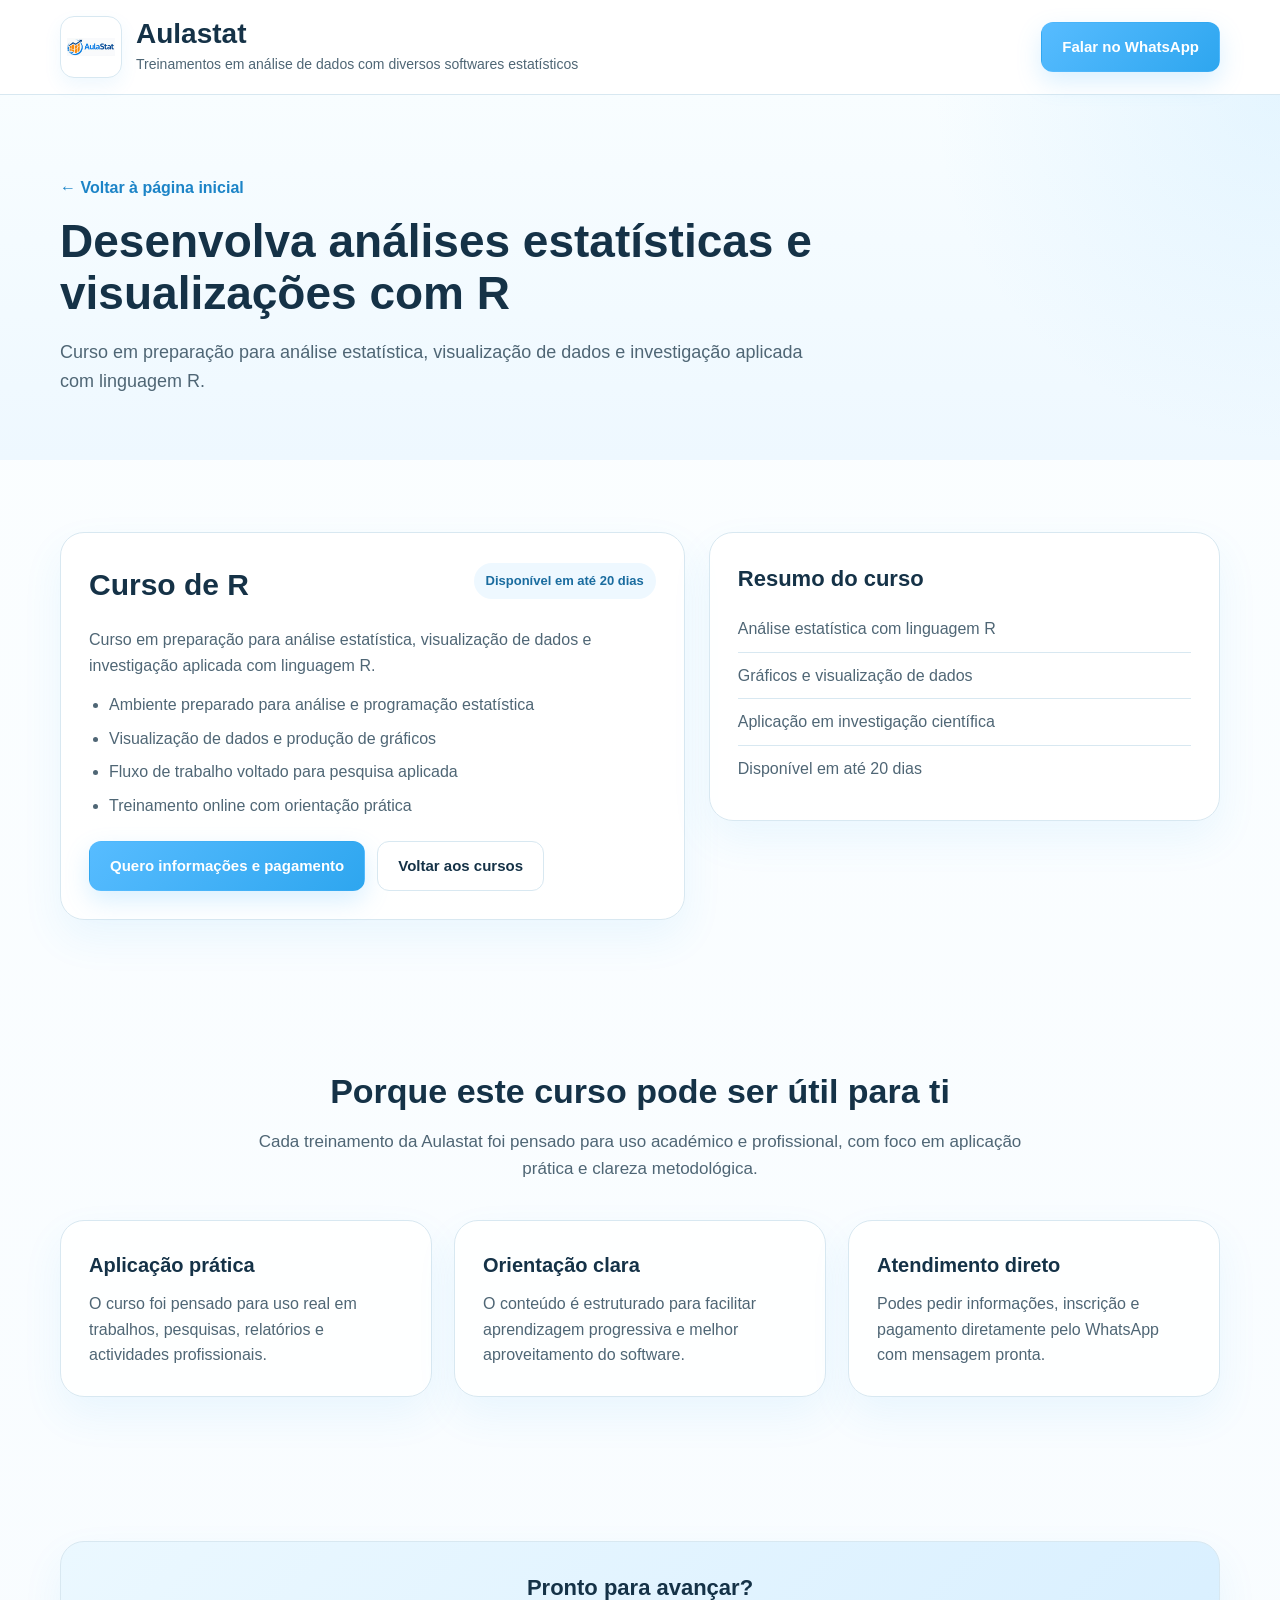
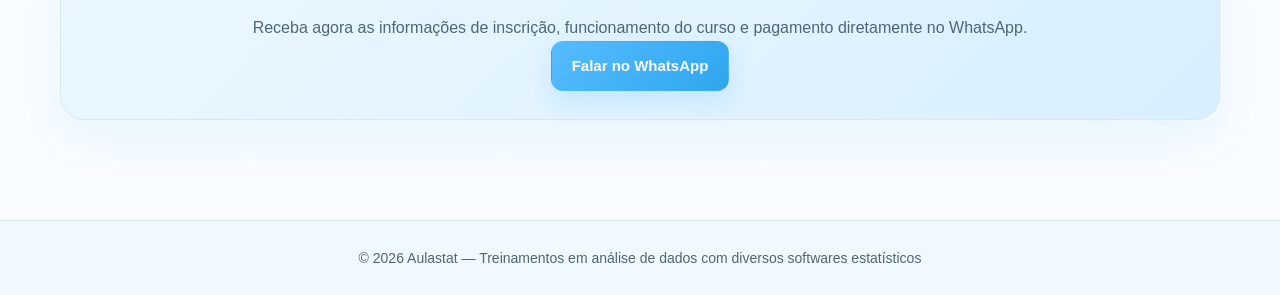
<file: r/index.html>
<!DOCTYPE html>
<html lang="pt">
<head>
  <meta charset="UTF-8" />
  <meta name="viewport" content="width=device-width, initial-scale=1.0" />
  <title>Curso de R | Aulastat</title>
  <meta name="description" content="Curso de R - Aulastat." />
  <link rel="stylesheet" href="../styles.css" />
</head>
<body>
  <header>
    <div class="container nav">
      <a class="brand" href="/">
        <img src="../logo.png" alt="Logotipo Aulastat" class="logo" />
        <div>
          <h1>Aulastat</h1>
          <p>Treinamentos em análise de dados com diversos softwares estatísticos</p>
        </div>
      </a>
      <a class="btn btn-primary" href="https://wa.me/861421450?text=Ol%C3%A1%2C%20me%20interessei%20pelo%20curso%20de%20R%20da%20Aulastat%20e%20quero%20receber%20informa%C3%A7%C3%B5es%20para%20inscri%C3%A7%C3%A3o%20e%20pagamento." target="_blank" rel="noopener">Falar no WhatsApp</a>
    </div>
  </header>

  <section class="page-hero">
    <div class="container">
      <a class="page-breadcrumb" href="/">← Voltar à página inicial</a>
      <h2>Desenvolva análises estatísticas e visualizações com R</h2>
      <p>Curso em preparação para análise estatística, visualização de dados e investigação aplicada com linguagem R.</p>
    </div>
  </section>

  <section>
    <div class="container content-split">
      <div class="course-detail">
        <div class="detail-top">
          <h3>Curso de R</h3>
          <span class="status soon">Disponível em até 20 dias</span>
        </div>
        <p>Curso em preparação para análise estatística, visualização de dados e investigação aplicada com linguagem R.</p>
        <ul>
          <li>Ambiente preparado para análise e programação estatística</li>
          <li>Visualização de dados e produção de gráficos</li>
          <li>Fluxo de trabalho voltado para pesquisa aplicada</li>
          <li>Treinamento online com orientação prática</li>
        </ul>
        <div class="actions">
          <a class="btn btn-primary" href="https://wa.me/861421450?text=Ol%C3%A1%2C%20me%20interessei%20pelo%20curso%20de%20R%20da%20Aulastat%20e%20quero%20receber%20informa%C3%A7%C3%B5es%20para%20inscri%C3%A7%C3%A3o%20e%20pagamento." target="_blank" rel="noopener">Quero informações e pagamento</a>
          <a class="btn btn-secondary" href="/">Voltar aos cursos</a>
        </div>
      </div>

      <div class="info-card">
        <h3>Resumo do curso</h3>
        <ul class="feature-list">
          <li>Análise estatística com linguagem R</li>
          <li>Gráficos e visualização de dados</li>
          <li>Aplicação em investigação científica</li>
          <li>Disponível em até 20 dias</li>
        </ul>
      </div>
    </div>
  </section>

  <section>
    <div class="container">
      <h2 class="section-title">Porque este curso pode ser útil para ti</h2>
      <p class="section-subtitle">Cada treinamento da Aulastat foi pensado para uso académico e profissional, com foco em aplicação prática e clareza metodológica.</p>
      <div class="feature-grid">
        <div class="feature-card">
          <h4>Aplicação prática</h4>
          <p>O curso foi pensado para uso real em trabalhos, pesquisas, relatórios e actividades profissionais.</p>
        </div>
        <div class="feature-card">
          <h4>Orientação clara</h4>
          <p>O conteúdo é estruturado para facilitar aprendizagem progressiva e melhor aproveitamento do software.</p>
        </div>
        <div class="feature-card">
          <h4>Atendimento direto</h4>
          <p>Podes pedir informações, inscrição e pagamento diretamente pelo WhatsApp com mensagem pronta.</p>
        </div>
      </div>
    </div>
  </section>

  <section>
    <div class="container">
      <div class="cta-strip">
        <h3>Pronto para avançar?</h3>
        <p>Receba agora as informações de inscrição, funcionamento do curso e pagamento diretamente no WhatsApp.</p>
        <a class="btn btn-primary" href="https://wa.me/861421450?text=Ol%C3%A1%2C%20me%20interessei%20pelo%20curso%20de%20R%20da%20Aulastat%20e%20quero%20receber%20informa%C3%A7%C3%B5es%20para%20inscri%C3%A7%C3%A3o%20e%20pagamento." target="_blank" rel="noopener">Falar no WhatsApp</a>
      </div>
    </div>
  </section>

  <footer>
    © 2026 Aulastat — Treinamentos em análise de dados com diversos softwares estatísticos
  </footer>
</body>
</html>
</file>
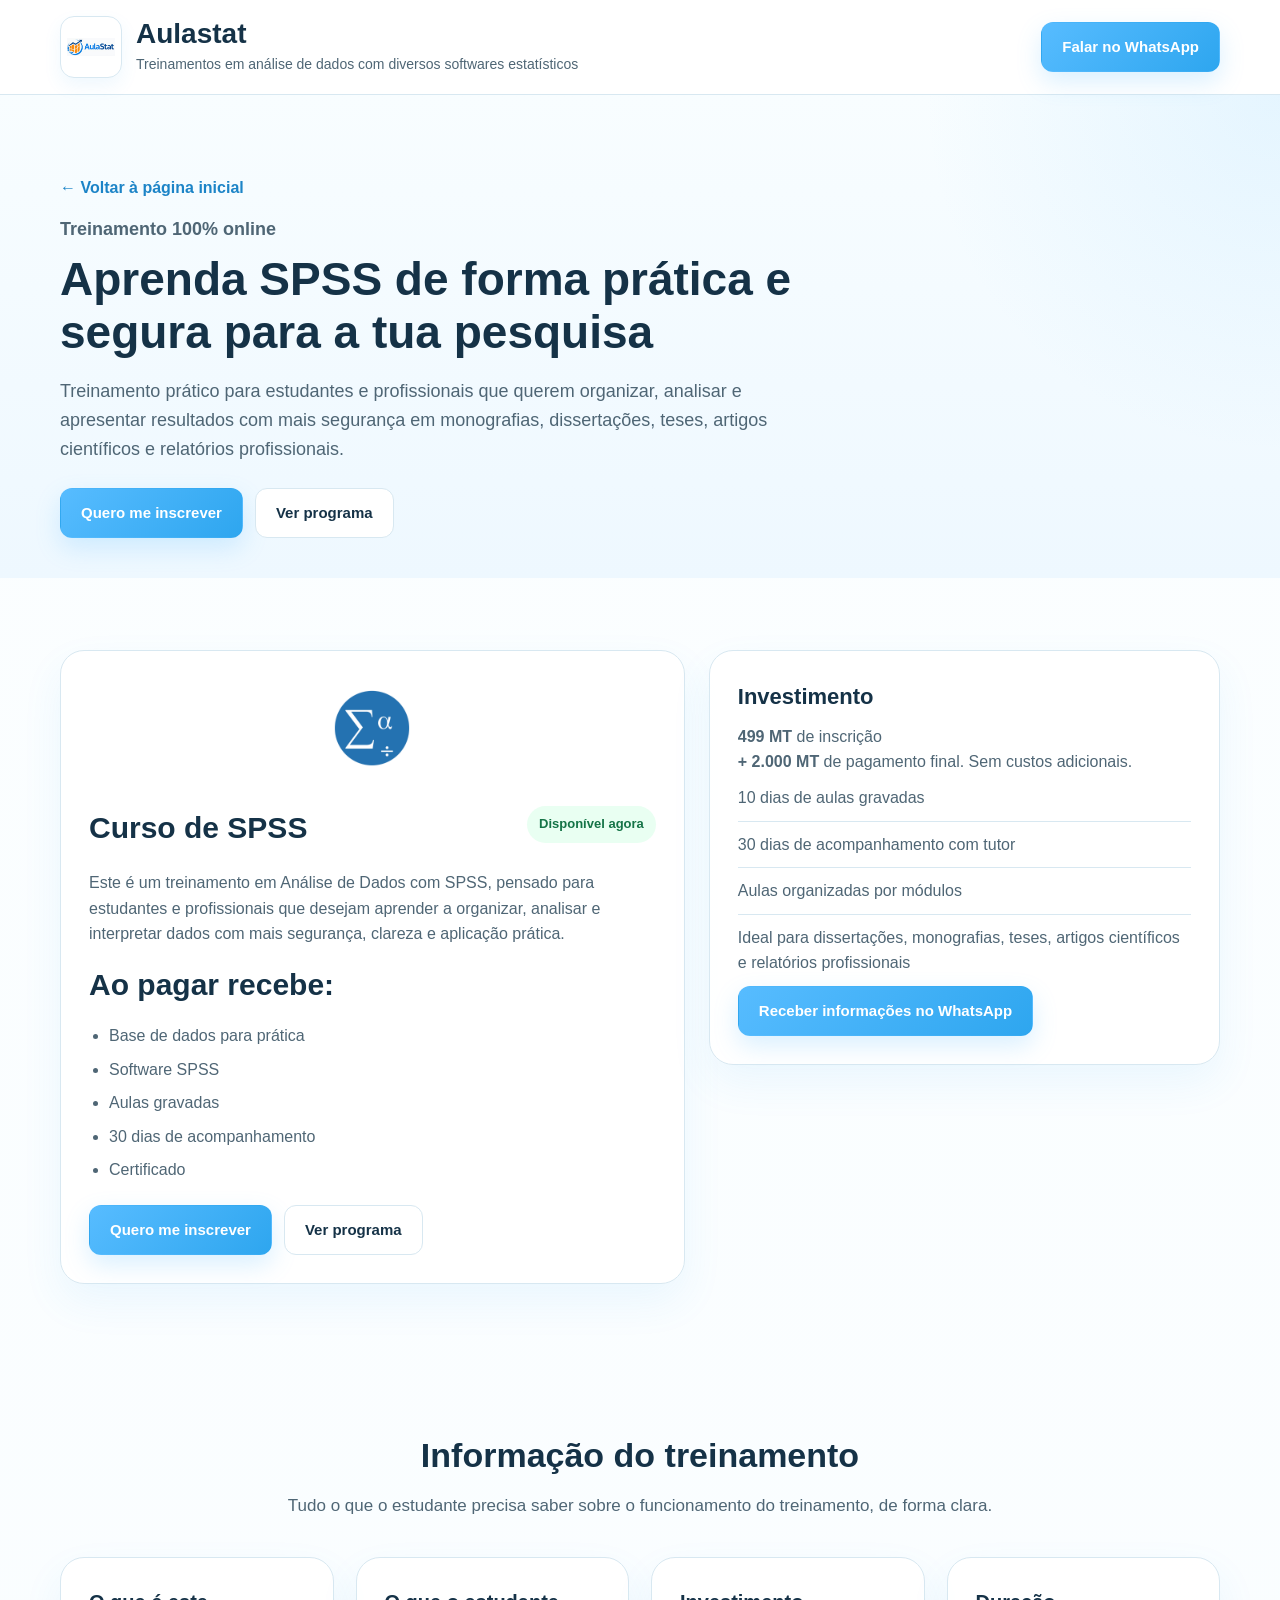
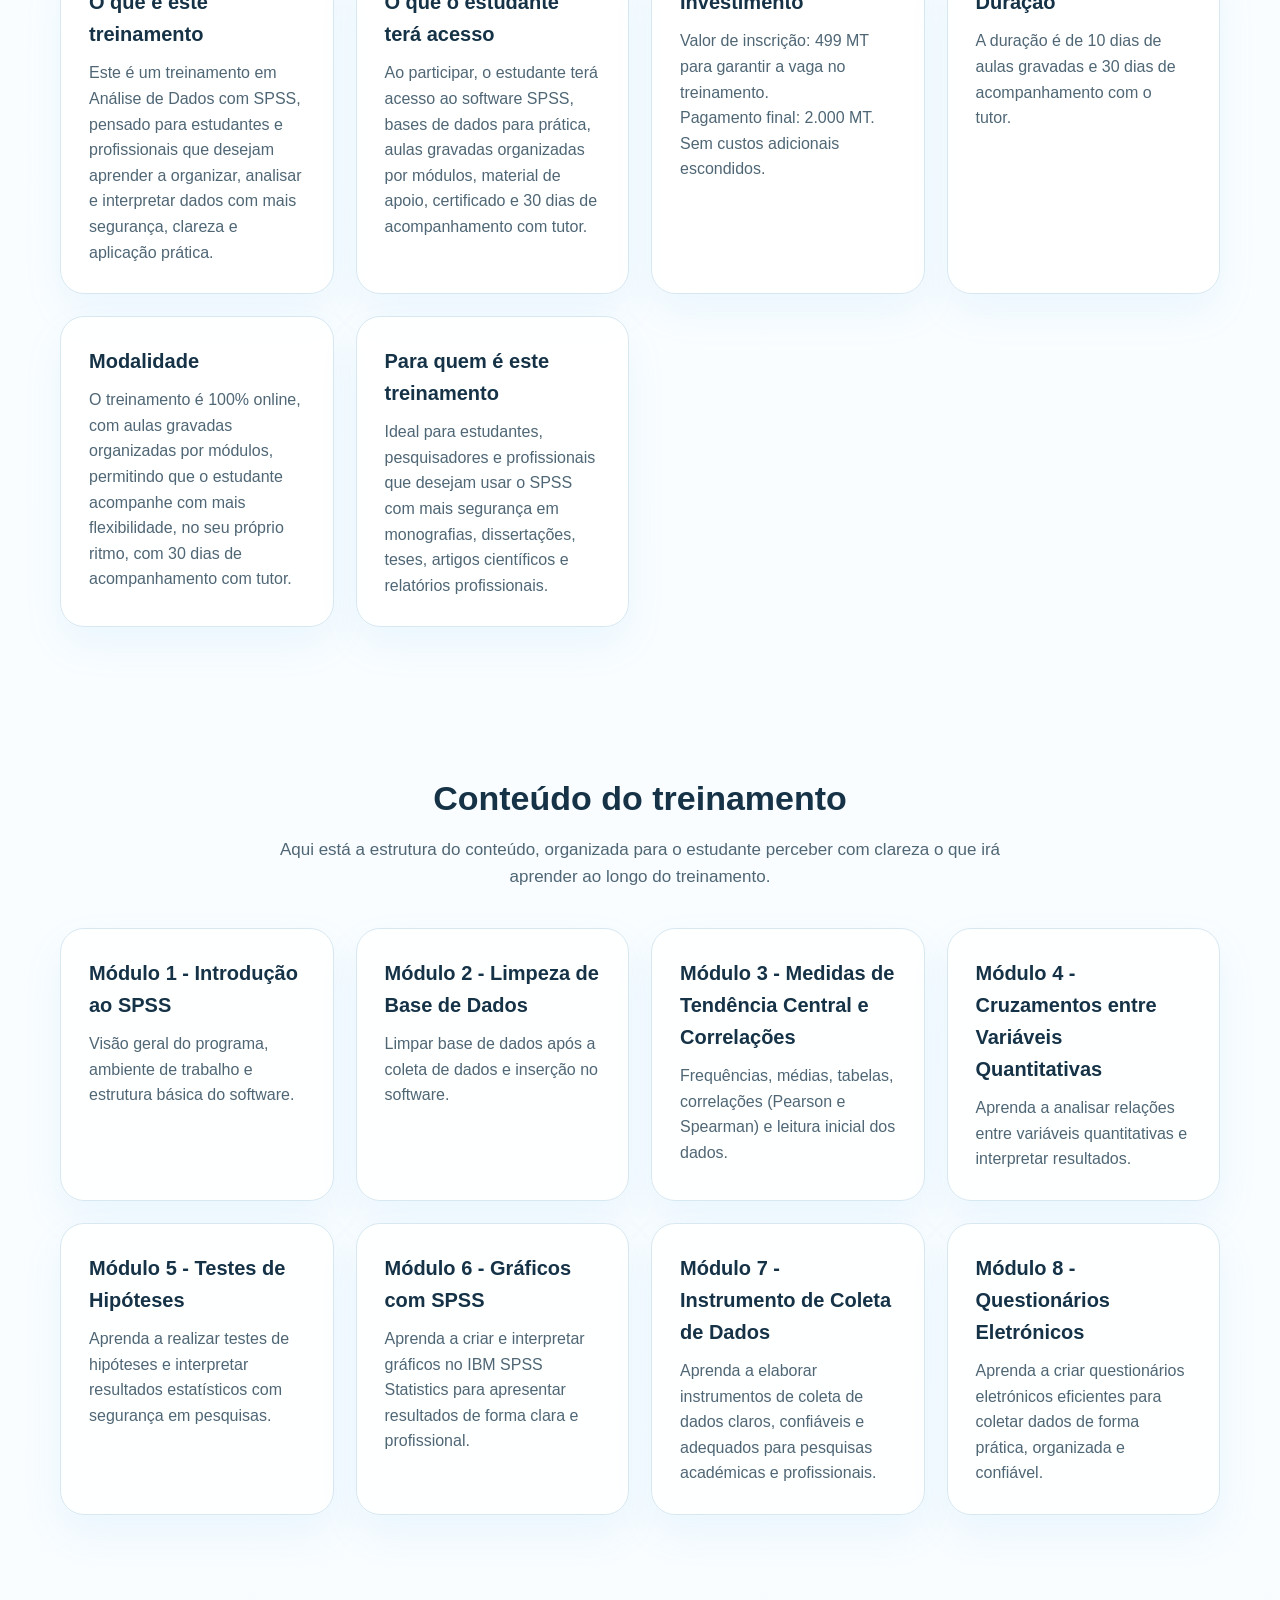
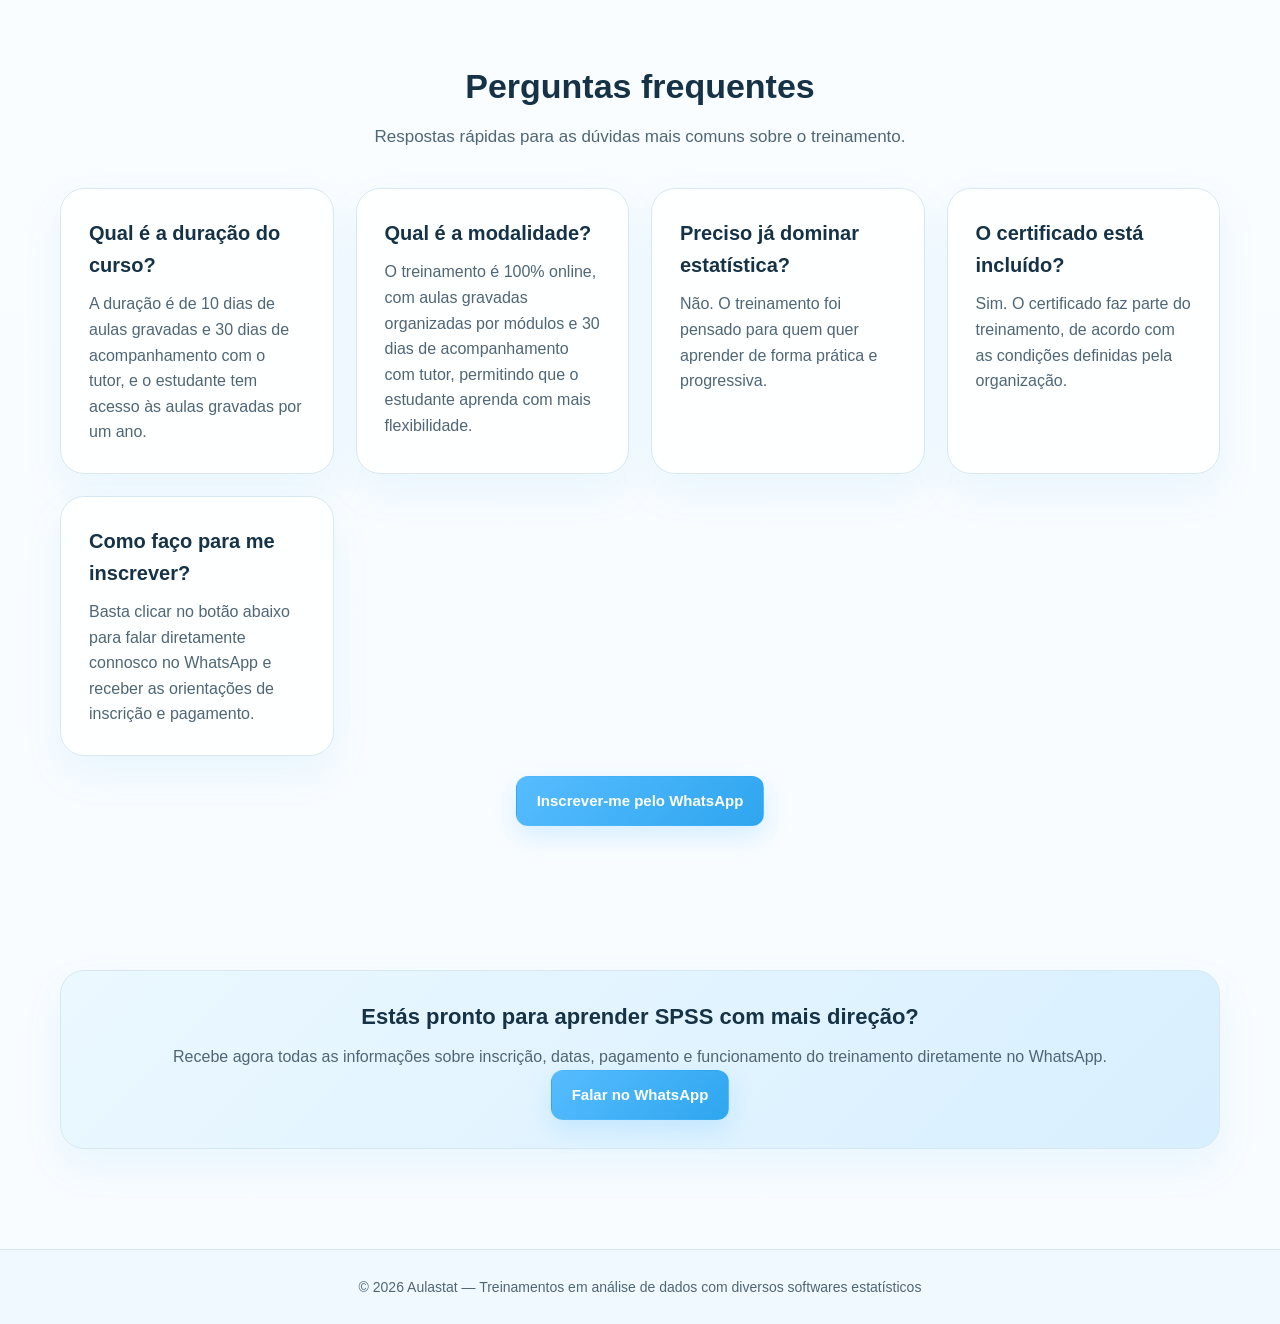
<file: spss/index.html>
<!DOCTYPE html>
<html lang="pt">
<head>
  <meta charset="UTF-8" />
  <meta name="viewport" content="width=device-width, initial-scale=1.0" />
  <title>Curso de SPSS | Aulastat</title>
  <meta name="description" content="Treinamento prático de SPSS da Aulastat para estudantes e profissionais." />
  <link rel="stylesheet" href="../styles.css" />
</head>
<body>
  <header>
    <div class="container nav">
      <a class="brand" href="/">
        <img src="../logo.png" alt="Logotipo Aulastat" class="logo" />
        <div>
          <h1>Aulastat</h1>
          <p>Treinamentos em análise de dados com diversos softwares estatísticos</p>
        </div>
      </a>

      <a class="btn btn-primary" href="https://wa.me/861421450?text=Olá,%20me%20interessei%20pelo%20curso%20de%20SPSS%20da%20Aulastat%20e%20quero%20receber%20informações%20para%20inscrição%20e%20pagamento." target="_blank" rel="noopener">
        Falar no WhatsApp
      </a>
    </div>
  </header>

  <section class="page-hero">
    <div class="container">
      <a class="page-breadcrumb" href="/">← Voltar à página inicial</a>
      <p style="margin-bottom: 10px; font-weight: 600;">Treinamento 100% online</p>
      <h2>Aprenda SPSS de forma prática e segura para a tua pesquisa</h2>
      <p>
        Treinamento prático para estudantes e profissionais que querem organizar, analisar e apresentar resultados com mais segurança em monografias, dissertações, teses, artigos científicos e relatórios profissionais.
      </p>
      <div class="actions" style="margin-top: 20px;">
        <a class="btn btn-primary" href="https://wa.me/861421450?text=Olá,%20quero%20me%20inscrever%20no%20treinamento%20de%20SPSS%20da%20Aulastat." target="_blank" rel="noopener">Quero me inscrever</a>
        <a class="btn btn-secondary" href="#programa">Ver programa</a>
      </div>
    </div>
  </section>

  <section>
    <div class="container content-split">
      <div class="course-detail">
        <div style="text-align: center; margin-bottom: 18px;">
          <img src="../SPSS-blog.png" alt="Logo do SPSS" style="width: 100px; height: auto;" />
        </div>

        <div class="detail-top">
          <h3>Curso de SPSS</h3>
          <span class="status available">Disponível agora</span>
        </div>

        <p>
          Este é um treinamento em Análise de Dados com SPSS, pensado para estudantes e profissionais que desejam aprender a organizar, analisar e interpretar dados com mais segurança, clareza e aplicação prática.
        </p>

        <h3>Ao pagar recebe:</h3>
        <ul>
          <li>Base de dados para prática</li>
          <li>Software SPSS</li>
          <li>Aulas gravadas</li>
          <li>30 dias de acompanhamento</li>
          <li>Certificado</li>
        </ul>

        <div class="actions">
          <a class="btn btn-primary" href="https://wa.me/861421450?text=Olá,%20me%20interessei%20pelo%20curso%20de%20SPSS%20da%20Aulastat%20e%20quero%20fazer%20os%20pagamentos." target="_blank" rel="noopener">
            Quero me inscrever
          </a>
          <a class="btn btn-secondary" href="#programa">Ver programa</a>
        </div>
      </div>

      <div class="info-card">
        <h3>Investimento</h3>
        <p><strong>499 MT</strong> de inscrição</p>
        <p><strong>+ 2.000 MT</strong> de pagamento final. Sem custos adicionais.</p>

        <ul class="feature-list">
          <li>10 dias de aulas gravadas</li>
          <li>30 dias de acompanhamento com tutor</li>
          <li>Aulas organizadas por módulos</li>
          <li>Ideal para dissertações, monografias, teses, artigos científicos e relatórios profissionais</li>
        </ul>

        <a class="btn btn-primary" href="https://wa.me/861421450?text=Olá,%20quero%20receber%20mais%20informações%20sobre%20o%20treinamento%20de%20SPSS%20da%20Aulastat." target="_blank" rel="noopener">
          Receber informações no WhatsApp
        </a>
      </div>
    </div>
  </section>

  <section>
    <div class="container">
      <h2 class="section-title">Informação do treinamento</h2>
      <p class="section-subtitle">
        Tudo o que o estudante precisa saber sobre o funcionamento do treinamento, de forma clara.
      </p>

      <div class="feature-grid">
        <div class="feature-card">
          <h4>O que é este treinamento</h4>
          <p>
            Este é um treinamento em Análise de Dados com SPSS, pensado para estudantes e profissionais que desejam aprender a organizar, analisar e interpretar dados com mais segurança, clareza e aplicação prática.
          </p>
        </div>

        <div class="feature-card">
          <h4>O que o estudante terá acesso</h4>
          <p>
            Ao participar, o estudante terá acesso ao software SPSS, bases de dados para prática, aulas gravadas organizadas por módulos, material de apoio, certificado e 30 dias de acompanhamento com tutor.
          </p>
        </div>

        <div class="feature-card">
          <h4>Investimento</h4>
          <p>
            Valor de inscrição: 499 MT para garantir a vaga no treinamento.
          </p>
          <p>
            Pagamento final: 2.000 MT. Sem custos adicionais escondidos.
          </p>
        </div>

        <div class="feature-card">
          <h4>Duração</h4>
          <p>
            A duração é de 10 dias de aulas gravadas e 30 dias de acompanhamento com o tutor.
          </p>
        </div>

        <div class="feature-card">
          <h4>Modalidade</h4>
          <p>
            O treinamento é 100% online, com aulas gravadas organizadas por módulos, permitindo que o estudante acompanhe com mais flexibilidade, no seu próprio ritmo, com 30 dias de acompanhamento com tutor.
          </p>
        </div>

        <div class="feature-card">
          <h4>Para quem é este treinamento</h4>
          <p>
            Ideal para estudantes, pesquisadores e profissionais que desejam usar o SPSS com mais segurança em monografias, dissertações, teses, artigos científicos e relatórios profissionais.
          </p>
        </div>
      </div>
    </div>
  </section>

  <section id="programa">
    <div class="container">
      <h2 class="section-title">Conteúdo do treinamento</h2>
      <p class="section-subtitle">
        Aqui está a estrutura do conteúdo, organizada para o estudante perceber com clareza o que irá aprender ao longo do treinamento.
      </p>

      <div class="feature-grid">
        <div class="feature-card">
          <h4>Módulo 1 - Introdução ao SPSS</h4>
          <p>Visão geral do programa, ambiente de trabalho e estrutura básica do software.</p>
        </div>

        <div class="feature-card">
          <h4>Módulo 2 - Limpeza de Base de Dados</h4>
          <p>Limpar base de dados após a coleta de dados e inserção no software.</p>
        </div>

        <div class="feature-card">
          <h4>Módulo 3 - Medidas de Tendência Central e Correlações</h4>
          <p>Frequências, médias, tabelas, correlações (Pearson e Spearman) e leitura inicial dos dados.</p>
        </div>

        <div class="feature-card">
          <h4>Módulo 4 - Cruzamentos entre Variáveis Quantitativas</h4>
          <p>Aprenda a analisar relações entre variáveis quantitativas e interpretar resultados.</p>
        </div>

        <div class="feature-card">
          <h4>Módulo 5 - Testes de Hipóteses</h4>
          <p>Aprenda a realizar testes de hipóteses e interpretar resultados estatísticos com segurança em pesquisas.</p>
        </div>

        <div class="feature-card">
          <h4>Módulo 6 - Gráficos com SPSS</h4>
          <p>Aprenda a criar e interpretar gráficos no IBM SPSS Statistics para apresentar resultados de forma clara e profissional.</p>
        </div>

        <div class="feature-card">
          <h4>Módulo 7 - Instrumento de Coleta de Dados</h4>
          <p>Aprenda a elaborar instrumentos de coleta de dados claros, confiáveis e adequados para pesquisas académicas e profissionais.</p>
        </div>

        <div class="feature-card">
          <h4>Módulo 8 - Questionários Eletrónicos</h4>
          <p>Aprenda a criar questionários eletrónicos eficientes para coletar dados de forma prática, organizada e confiável.</p>
        </div>
      </div>
    </div>
  </section>

  <section id="faq">
    <div class="container">
      <h2 class="section-title">Perguntas frequentes</h2>
      <p class="section-subtitle">
        Respostas rápidas para as dúvidas mais comuns sobre o treinamento.
      </p>

      <div class="feature-grid">
        <div class="feature-card">
          <h4>Qual é a duração do curso?</h4>
          <p>
            A duração é de 10 dias de aulas gravadas e 30 dias de acompanhamento com o tutor, e o estudante tem acesso às aulas gravadas por um ano.
          </p>
        </div>

        <div class="feature-card">
          <h4>Qual é a modalidade?</h4>
          <p>
            O treinamento é 100% online, com aulas gravadas organizadas por módulos e 30 dias de acompanhamento com tutor, permitindo que o estudante aprenda com mais flexibilidade.
          </p>
        </div>

        <div class="feature-card">
          <h4>Preciso já dominar estatística?</h4>
          <p>
            Não. O treinamento foi pensado para quem quer aprender de forma prática e progressiva.
          </p>
        </div>

        <div class="feature-card">
          <h4>O certificado está incluído?</h4>
          <p>
            Sim. O certificado faz parte do treinamento, de acordo com as condições definidas pela organização.
          </p>
        </div>

        <div class="feature-card">
          <h4>Como faço para me inscrever?</h4>
          <p>
            Basta clicar no botão abaixo para falar diretamente connosco no WhatsApp e receber as orientações de inscrição e pagamento.
          </p>
        </div>
      </div>

      <div class="actions" style="margin-top: 20px; justify-content: center;">
        <a class="btn btn-primary" href="https://wa.me/861421450?text=Olá,%20quero%20me%20inscrever%20no%20treinamento%20de%20SPSS%20da%20Aulastat." target="_blank" rel="noopener">
          Inscrever-me pelo WhatsApp
        </a>
      </div>
    </div>
  </section>

  <section>
    <div class="container">
      <div class="cta-strip">
        <h3>Estás pronto para aprender SPSS com mais direção?</h3>
        <p>
          Recebe agora todas as informações sobre inscrição, datas, pagamento e funcionamento do treinamento diretamente no WhatsApp.
        </p>
        <a class="btn btn-primary" href="https://wa.me/861421450?text=Olá,%20me%20interessei%20pelo%20curso%20de%20SPSS%20da%20Aulastat%20e%20quero%20receber%20informações%20sobre%20inscrição,%20datas,%20pagamento%20e%20funcionamento%20do%20treinamento." target="_blank" rel="noopener">
          Falar no WhatsApp
        </a>
      </div>
    </div>
  </section>

  <footer>
    © 2026 Aulastat — Treinamentos em análise de dados com diversos softwares estatísticos
  </footer>
</body>
</html>
</file>
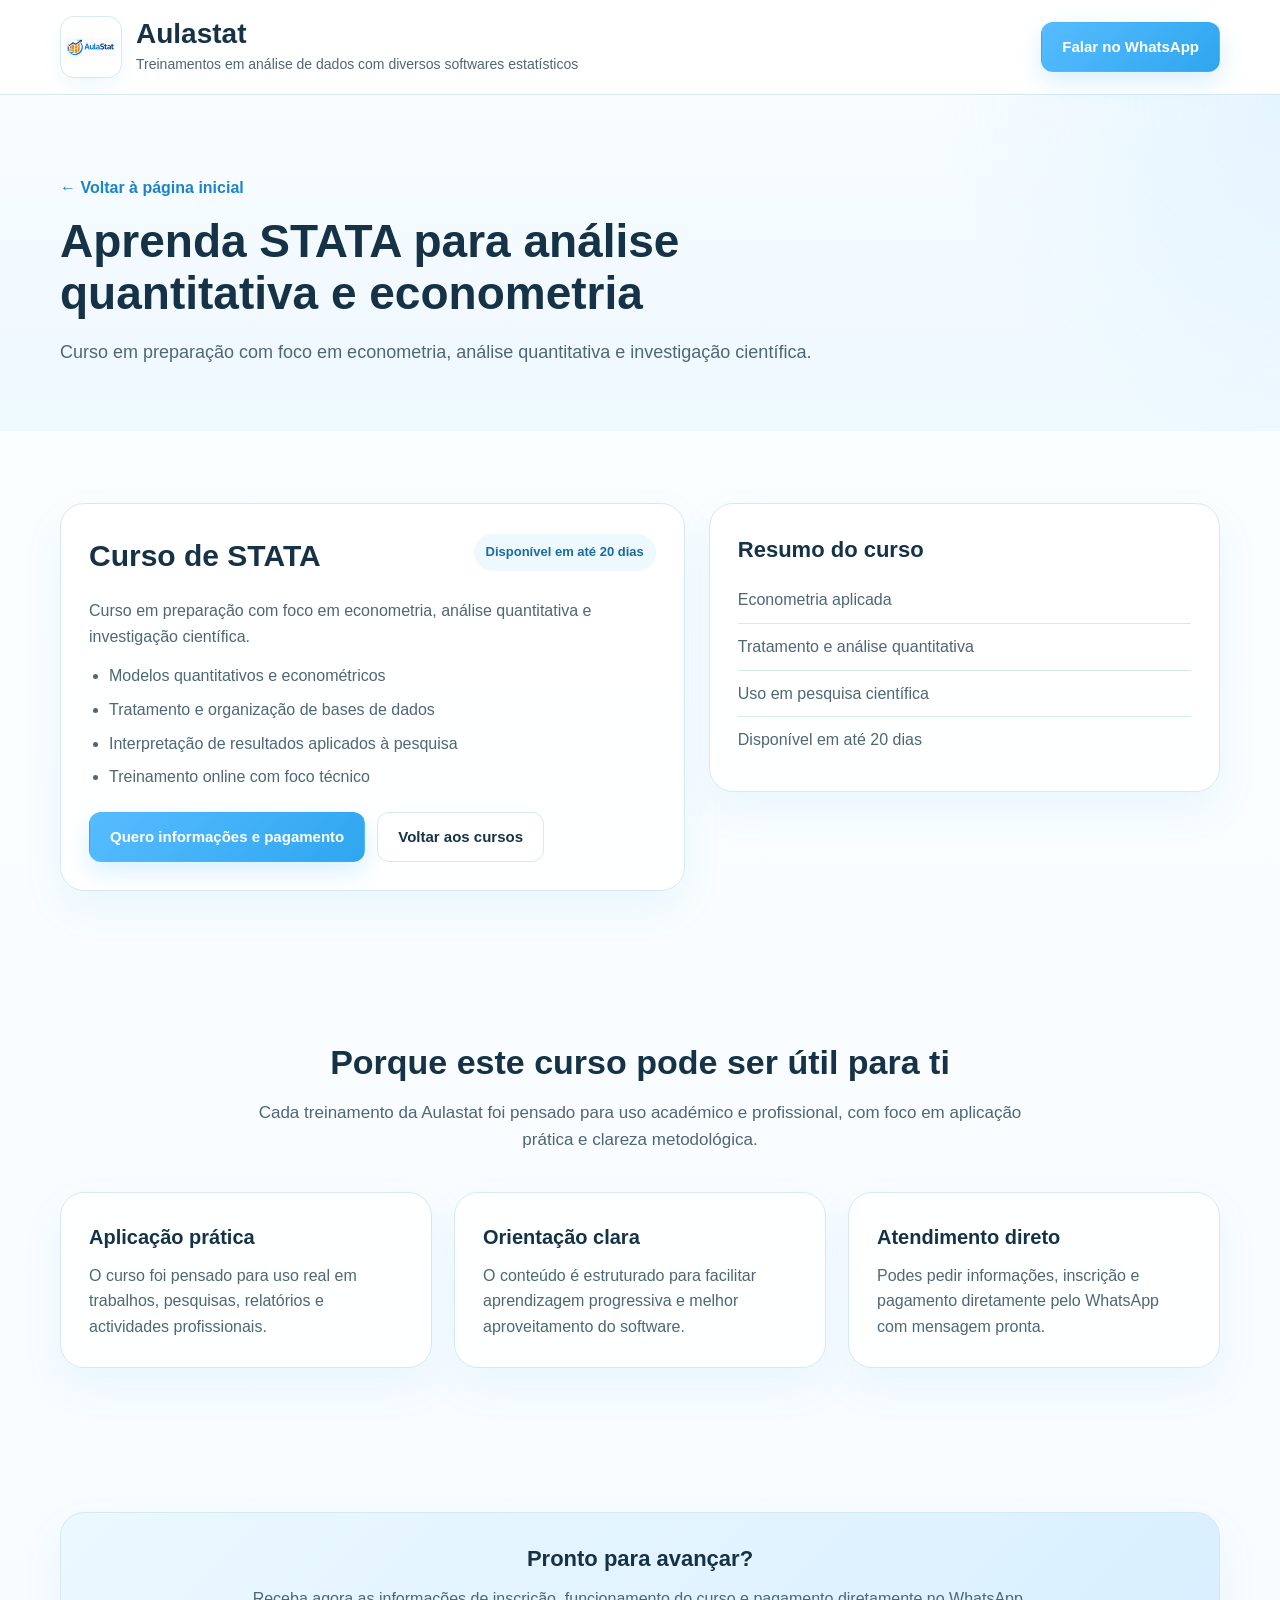
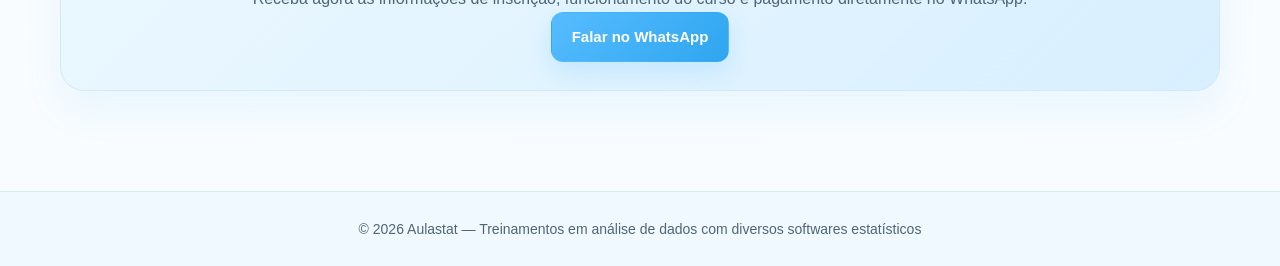
<file: stata/index.html>
<!DOCTYPE html>
<html lang="pt">
<head>
  <meta charset="UTF-8" />
  <meta name="viewport" content="width=device-width, initial-scale=1.0" />
  <title>Curso de STATA | Aulastat</title>
  <meta name="description" content="Curso de STATA - Aulastat." />
  <link rel="stylesheet" href="../styles.css" />
</head>
<body>
  <header>
    <div class="container nav">
      <a class="brand" href="/">
        <img src="../logo.png" alt="Logotipo Aulastat" class="logo" />
        <div>
          <h1>Aulastat</h1>
          <p>Treinamentos em análise de dados com diversos softwares estatísticos</p>
        </div>
      </a>
      <a class="btn btn-primary" href="https://wa.me/861421450?text=Ol%C3%A1%2C%20me%20interessei%20pelo%20curso%20de%20STATA%20da%20Aulastat%20e%20quero%20receber%20informa%C3%A7%C3%B5es%20para%20inscri%C3%A7%C3%A3o%20e%20pagamento." target="_blank" rel="noopener">Falar no WhatsApp</a>
    </div>
  </header>

  <section class="page-hero">
    <div class="container">
      <a class="page-breadcrumb" href="/">← Voltar à página inicial</a>
      <h2>Aprenda STATA para análise quantitativa e econometria</h2>
      <p>Curso em preparação com foco em econometria, análise quantitativa e investigação científica.</p>
    </div>
  </section>

  <section>
    <div class="container content-split">
      <div class="course-detail">
        <div class="detail-top">
          <h3>Curso de STATA</h3>
          <span class="status soon">Disponível em até 20 dias</span>
        </div>
        <p>Curso em preparação com foco em econometria, análise quantitativa e investigação científica.</p>
        <ul>
          <li>Modelos quantitativos e econométricos</li>
          <li>Tratamento e organização de bases de dados</li>
          <li>Interpretação de resultados aplicados à pesquisa</li>
          <li>Treinamento online com foco técnico</li>
        </ul>
        <div class="actions">
          <a class="btn btn-primary" href="https://wa.me/861421450?text=Ol%C3%A1%2C%20me%20interessei%20pelo%20curso%20de%20STATA%20da%20Aulastat%20e%20quero%20receber%20informa%C3%A7%C3%B5es%20para%20inscri%C3%A7%C3%A3o%20e%20pagamento." target="_blank" rel="noopener">Quero informações e pagamento</a>
          <a class="btn btn-secondary" href="/">Voltar aos cursos</a>
        </div>
      </div>

      <div class="info-card">
        <h3>Resumo do curso</h3>
        <ul class="feature-list">
          <li>Econometria aplicada</li>
          <li>Tratamento e análise quantitativa</li>
          <li>Uso em pesquisa científica</li>
          <li>Disponível em até 20 dias</li>
        </ul>
      </div>
    </div>
  </section>

  <section>
    <div class="container">
      <h2 class="section-title">Porque este curso pode ser útil para ti</h2>
      <p class="section-subtitle">Cada treinamento da Aulastat foi pensado para uso académico e profissional, com foco em aplicação prática e clareza metodológica.</p>
      <div class="feature-grid">
        <div class="feature-card">
          <h4>Aplicação prática</h4>
          <p>O curso foi pensado para uso real em trabalhos, pesquisas, relatórios e actividades profissionais.</p>
        </div>
        <div class="feature-card">
          <h4>Orientação clara</h4>
          <p>O conteúdo é estruturado para facilitar aprendizagem progressiva e melhor aproveitamento do software.</p>
        </div>
        <div class="feature-card">
          <h4>Atendimento direto</h4>
          <p>Podes pedir informações, inscrição e pagamento diretamente pelo WhatsApp com mensagem pronta.</p>
        </div>
      </div>
    </div>
  </section>

  <section>
    <div class="container">
      <div class="cta-strip">
        <h3>Pronto para avançar?</h3>
        <p>Receba agora as informações de inscrição, funcionamento do curso e pagamento diretamente no WhatsApp.</p>
        <a class="btn btn-primary" href="https://wa.me/861421450?text=Ol%C3%A1%2C%20me%20interessei%20pelo%20curso%20de%20STATA%20da%20Aulastat%20e%20quero%20receber%20informa%C3%A7%C3%B5es%20para%20inscri%C3%A7%C3%A3o%20e%20pagamento." target="_blank" rel="noopener">Falar no WhatsApp</a>
      </div>
    </div>
  </section>

  <footer>
    © 2026 Aulastat — Treinamentos em análise de dados com diversos softwares estatísticos
  </footer>
</body>
</html>
</file>
<file: styles.css>
:root {
  --sky-50: #f5fbff;
  --sky-100: #ebf8ff;
  --sky-200: #d8efff;
  --sky-300: #bfe4ff;
  --sky-400: #8fd2ff;
  --sky-500: #57bcff;
  --sky-600: #2ea6ef;
  --sky-700: #1c84c7;
  --navy-900: #153247;
  --slate-900: #1f3442;
  --slate-700: #4f6675;
  --slate-500: #728997;
  --line: #d8e8f1;
  --white: #ffffff;
  --bg: #f8fcff;
  --success-bg: #e9fff2;
  --success-text: #157447;
  --soon-bg: #eef8ff;
  --soon-text: #1a6c9f;
  --shadow: 0 18px 40px rgba(46, 166, 239, 0.08);
}

* {
  margin: 0;
  padding: 0;
  box-sizing: border-box;
  scroll-behavior: smooth;
}

body {
  font-family: Arial, sans-serif;
  background: linear-gradient(180deg, #fbfeff 0%, var(--bg) 100%);
  color: var(--slate-900);
  line-height: 1.6;
}

a {
  color: inherit;
}

.container {
  width: min(92%, 1160px);
  margin: 0 auto;
}

header {
  position: sticky;
  top: 0;
  z-index: 1000;
  background: rgba(255, 255, 255, 0.92);
  backdrop-filter: blur(10px);
  border-bottom: 1px solid var(--line);
}

.nav {
  display: flex;
  justify-content: space-between;
  align-items: center;
  gap: 18px;
  padding: 16px 0;
  flex-wrap: wrap;
}

.brand {
  display: flex;
  align-items: center;
  gap: 14px;
  text-decoration: none;
}

.logo {
  width: 62px;
  height: 62px;
  object-fit: contain;
  border-radius: 14px;
  background: var(--white);
  padding: 6px;
  border: 1px solid var(--line);
  box-shadow: 0 8px 18px rgba(46, 166, 239, 0.08);
}

.brand h1 {
  font-size: 28px;
  line-height: 1.1;
  color: var(--navy-900);
  margin-bottom: 3px;
}

.brand p {
  font-size: 14px;
  color: var(--slate-700);
}

.btn {
  display: inline-flex;
  align-items: center;
  justify-content: center;
  padding: 12px 20px;
  border-radius: 12px;
  text-decoration: none;
  font-weight: 700;
  transition: 0.25s ease;
  border: 1px solid transparent;
  cursor: pointer;
  font-size: 15px;
}

.btn-primary {
  background: linear-gradient(135deg, var(--sky-500), var(--sky-600));
  color: var(--white);
  box-shadow: 0 10px 24px rgba(87, 188, 255, 0.22);
}

.btn-primary:hover {
  transform: translateY(-2px);
  box-shadow: 0 14px 28px rgba(87, 188, 255, 0.28);
}

.btn-secondary {
  background: var(--white);
  color: var(--navy-900);
  border-color: var(--line);
}

.btn-secondary:hover {
  background: var(--sky-50);
  transform: translateY(-1px);
}

.hero {
  padding: 82px 0 56px;
  background:
    radial-gradient(circle at top left, rgba(143, 210, 255, 0.22), transparent 35%),
    radial-gradient(circle at top right, rgba(191, 228, 255, 0.28), transparent 30%),
    linear-gradient(180deg, #f7fcff 0%, #edf8ff 100%);
}

.hero-wrap {
  display: grid;
  grid-template-columns: 1.2fr 0.8fr;
  gap: 32px;
  align-items: center;
}

.hero-text h2,
.page-hero h2 {
  font-size: 46px;
  line-height: 1.15;
  margin-bottom: 18px;
  color: var(--navy-900);
  max-width: 760px;
}

.hero-text p,
.page-hero p {
  font-size: 18px;
  color: var(--slate-700);
  max-width: 760px;
  margin-bottom: 24px;
}

.hero-actions,
.actions {
  display: flex;
  gap: 12px;
  flex-wrap: wrap;
}

.hero-card,
.info-card,
.course-card,
.course-detail,
.cta-strip,
.feature-card {
  background: rgba(255, 255, 255, 0.92);
  border: 1px solid var(--line);
  border-radius: 24px;
  box-shadow: var(--shadow);
}

.hero-card,
.info-card,
.course-detail,
.cta-strip,
.feature-card {
  padding: 28px;
}

.hero-card h3,
.info-card h3,
.cta-strip h3 {
  font-size: 22px;
  color: var(--navy-900);
  margin-bottom: 10px;
}

.hero-card p,
.info-card p,
.cta-strip p,
.feature-card p {
  color: var(--slate-700);
}

.hero-list,
.feature-list,
.clean-list {
  list-style: none;
}

.hero-list li,
.feature-list li,
.clean-list li {
  padding: 10px 0;
  border-bottom: 1px solid var(--line);
  color: var(--slate-700);
}

.hero-list li:last-child,
.feature-list li:last-child,
.clean-list li:last-child {
  border-bottom: none;
}

section {
  padding: 72px 0;
}

.section-title {
  font-size: 34px;
  text-align: center;
  color: var(--navy-900);
  margin-bottom: 10px;
}

.section-subtitle {
  max-width: 780px;
  margin: 0 auto 38px;
  text-align: center;
  color: var(--slate-700);
  font-size: 17px;
}

.grid {
  display: grid;
  grid-template-columns: repeat(auto-fit, minmax(245px, 1fr));
  gap: 22px;
}

.course-card {
  padding: 28px 22px;
  text-align: center;
  transition: 0.28s ease;
}

.course-card:hover,
.feature-card:hover {
  transform: translateY(-5px);
  box-shadow: 0 24px 44px rgba(46, 166, 239, 0.12);
}

.course-icon {
  width: 60px;
  height: 60px;
  margin: 0 auto 16px;
  border-radius: 16px;
  background: linear-gradient(135deg, var(--sky-100), var(--sky-300));
  color: var(--sky-700);
  display: flex;
  align-items: center;
  justify-content: center;
  font-size: 22px;
  font-weight: 700;
  border: 1px solid var(--sky-200);
}

.course-card h3 {
  font-size: 23px;
  margin-bottom: 10px;
  color: var(--navy-900);
}

.course-card p {
  color: var(--slate-700);
  margin-bottom: 16px;
  min-height: 72px;
}

.status {
  display: inline-block;
  padding: 8px 12px;
  border-radius: 999px;
  font-size: 13px;
  font-weight: 700;
  margin-bottom: 18px;
}

.status.available {
  background: var(--success-bg);
  color: var(--success-text);
}

.status.soon {
  background: var(--soon-bg);
  color: var(--soon-text);
}

.page-hero {
  padding: 80px 0 40px;
  background:
    radial-gradient(circle at top right, rgba(143, 210, 255, 0.18), transparent 26%),
    linear-gradient(180deg, #f8fdff 0%, #eef8ff 100%);
}

.page-breadcrumb {
  display: inline-block;
  margin-bottom: 14px;
  text-decoration: none;
  color: var(--sky-700);
  font-weight: 700;
}

.content-split {
  display: grid;
  grid-template-columns: 1.1fr 0.9fr;
  gap: 24px;
  align-items: start;
}

.course-detail h3 {
  font-size: 30px;
  color: var(--navy-900);
  margin-bottom: 10px;
}

.course-detail p {
  color: var(--slate-700);
  margin-bottom: 14px;
}

.course-detail ul {
  padding-left: 20px;
  margin: 14px 0 22px;
  color: var(--slate-700);
}

.course-detail li {
  margin-bottom: 8px;
}

.detail-top {
  display: flex;
  justify-content: space-between;
  gap: 16px;
  flex-wrap: wrap;
  align-items: center;
  margin-bottom: 8px;
}

.feature-grid {
  display: grid;
  grid-template-columns: repeat(auto-fit, minmax(250px, 1fr));
  gap: 22px;
}

.feature-card {
  transition: 0.28s ease;
}

.feature-card h4 {
  font-size: 20px;
  color: var(--navy-900);
  margin-bottom: 10px;
}

.cta-strip {
  text-align: center;
  background: linear-gradient(135deg, var(--sky-100), var(--sky-200));
}

footer {
  margin-top: 28px;
  background: #f0f9ff;
  border-top: 1px solid var(--line);
  color: var(--slate-700);
  text-align: center;
  padding: 26px 14px;
  font-size: 14px;
}

.small-note {
  font-size: 14px;
  color: var(--slate-500);
}

@media (max-width: 980px) {
  .hero-wrap,
  .content-split {
    grid-template-columns: 1fr;
  }

  .hero-text h2,
  .page-hero h2 {
    font-size: 38px;
  }
}

@media (max-width: 768px) {
  .nav {
    justify-content: center;
    text-align: center;
  }

  .brand {
    flex-direction: column;
  }

  .hero,
  .page-hero {
    padding: 70px 0 46px;
  }

  .hero-text h2,
  .page-hero h2 {
    font-size: 30px;
  }

  .hero-text p,
  .page-hero p,
  .section-subtitle {
    font-size: 16px;
  }

  .section-title {
    font-size: 28px;
  }

  .hero-card,
  .info-card,
  .course-detail,
  .cta-strip,
  .feature-card {
    padding: 24px 18px;
  }

  .actions,
  .hero-actions {
    flex-direction: column;
  }

  .btn {
    width: 100%;
  }
}
</file>
